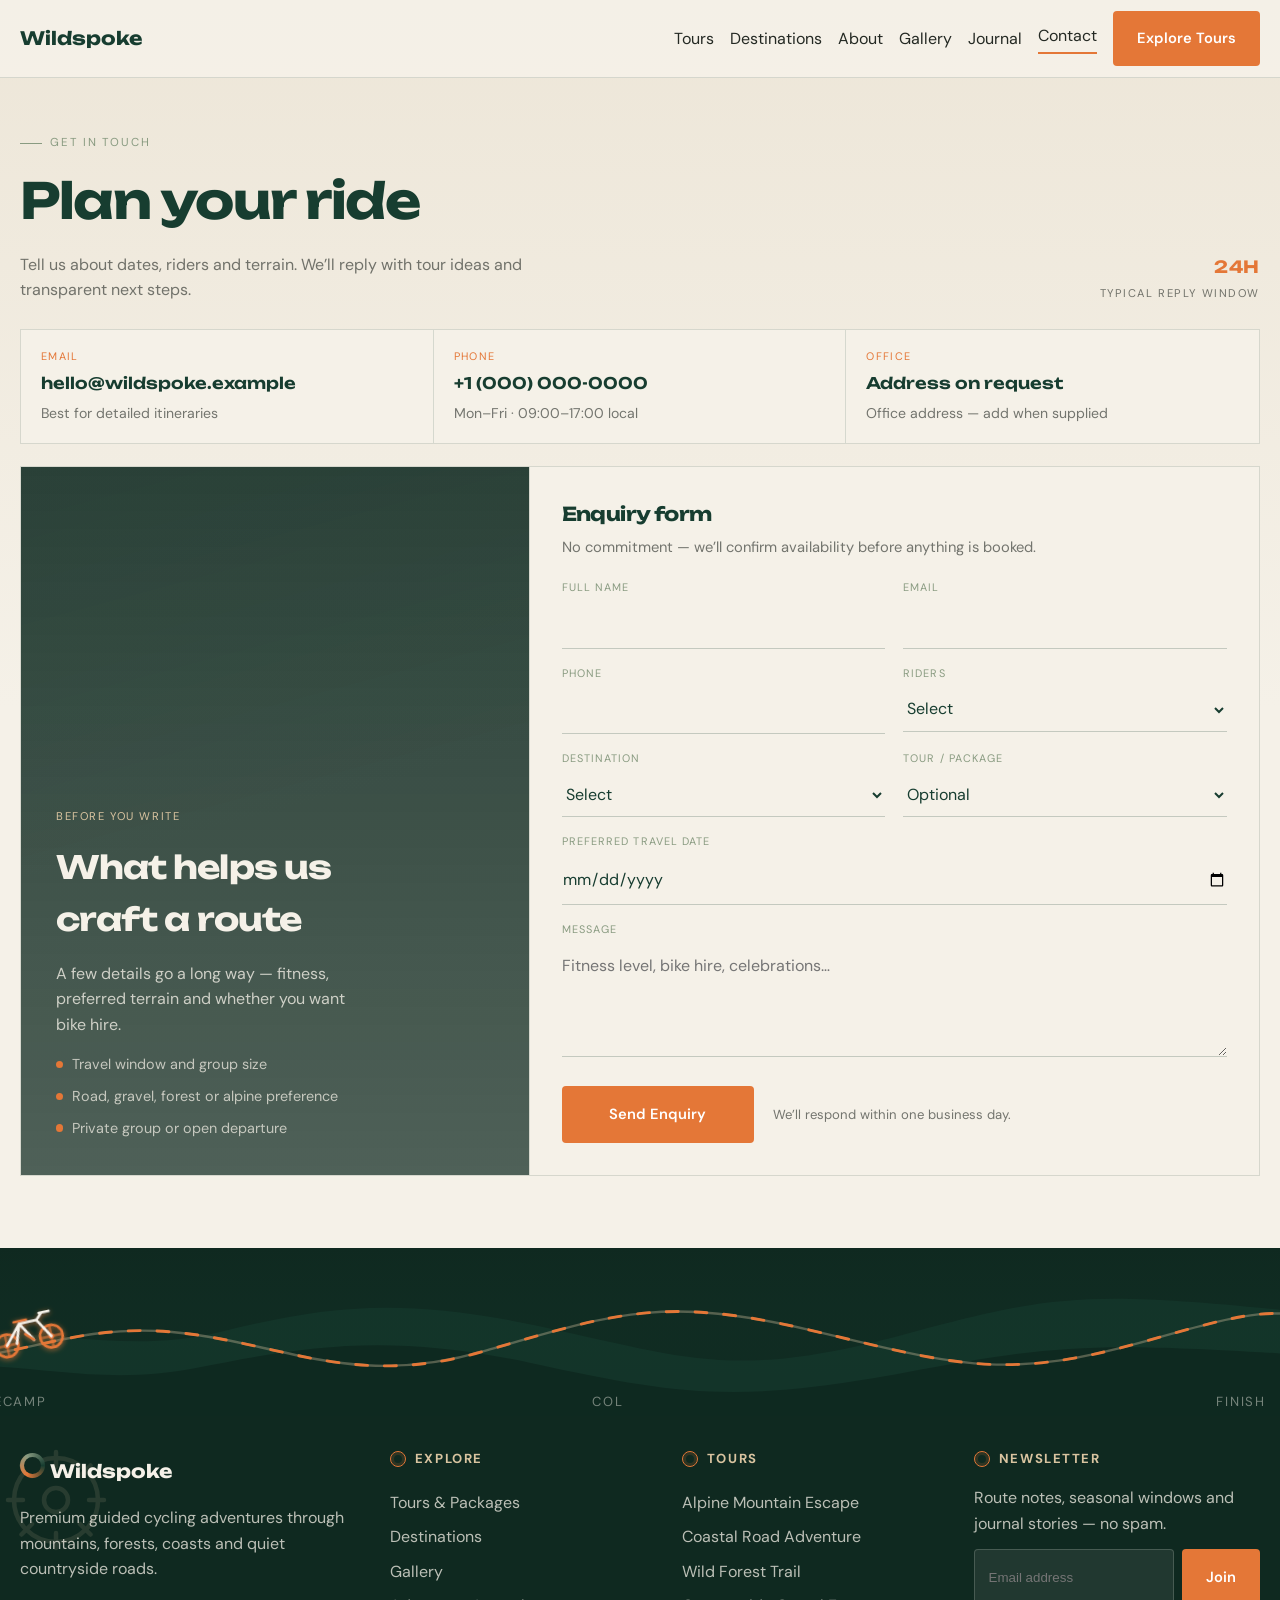
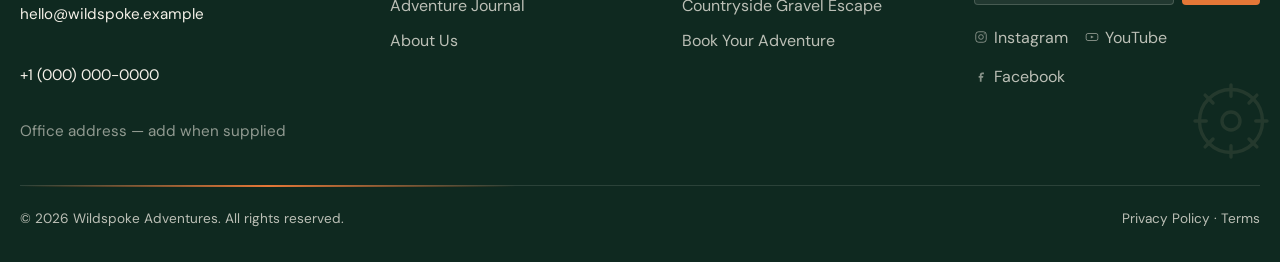
<file: contact.html>
<!DOCTYPE html>
<html lang="en">
<head>
  <meta charset="UTF-8" />
  <meta name="viewport" content="width=device-width, initial-scale=1.0" />
  <title>Contact — Wildspoke Adventures</title>
  <link href="https://fonts.googleapis.com/css2?family=DM+Sans:wght@400;500;600;700&family=Unbounded:wght@400;600;700&display=swap" rel="stylesheet" />
  <style>
    :root{
      --forest:#173D30;--forest-deep:#0F2920;--orange:#E47737;--orange-hot:#F08A4B;
      --cream:#F5F1E8;--cream-warm:#EDE6D8;--sand:#D9C4A0;--sage:#899B81;
      --muted:rgba(36,41,35,.62);--line:rgba(23,61,48,.14);
      --font-display:"Unbounded",sans-serif;--font-body:"DM Sans",sans-serif;
      --nav-h:78px;--max:1240px;--ease:cubic-bezier(.22,1,.36,1);--radius-sm:4px;
    }
    *{box-sizing:border-box;margin:0;padding:0}
    body{font-family:var(--font-body);background:linear-gradient(180deg,var(--cream-warm),var(--cream) 38%,var(--cream));line-height:1.6;color:#242923;overflow-x:hidden}
    a{text-decoration:none;color:inherit}
    img{max-width:100%;display:block}
    .container{width:min(100% - 2.5rem,var(--max));margin:auto}
    h1,h2,h3{font-family:var(--font-display);color:var(--forest);letter-spacing:-.03em}

    .site-header{position:fixed;inset:0 0 auto;z-index:99;height:var(--nav-h);background:rgba(245,241,232,.95);border-bottom:1px solid var(--line)}
    .nav-inner{display:flex;justify-content:space-between;align-items:center;height:100%;width:min(100% - 2.5rem,var(--max));margin:auto}
    .logo{font-family:var(--font-display);font-weight:700;color:var(--forest)}
    .nav-links{display:flex;gap:1rem;align-items:center}
    .nav-links a.active::after{content:"";display:block;height:2px;background:var(--orange);margin-top:.2rem}
    .btn{display:inline-flex;align-items:center;justify-content:center;padding:.85rem 1.2rem;border-radius:var(--radius-sm);font-weight:600;border:none;cursor:pointer;font:inherit}
    .btn-primary{background:var(--orange);color:#fff}
    .btn-primary:hover{background:var(--orange-hot)}
    .nav-cta{width:auto}
    .nav-toggle{display:none;border:0;background:transparent;width:40px;height:40px;position:relative}
    .nav-toggle span{position:absolute;left:8px;right:8px;height:2px;background:var(--forest)}
    .nav-toggle span:nth-child(1){top:12px}.nav-toggle span:nth-child(2){top:19px}.nav-toggle span:nth-child(3){top:26px}
    @media(max-width:960px){
      .nav-toggle{display:block}
      .nav-links{position:fixed;inset:var(--nav-h) 0 auto;flex-direction:column;background:var(--cream);padding:1rem;transform:translateY(-120%);transition:.35s}
      .nav-links.open{transform:none}
    }

    .contact-page{padding:calc(var(--nav-h) + 2.8rem) 0 4.5rem;position:relative}
    .contact-intro{display:flex;justify-content:space-between;align-items:end;gap:1.5rem;flex-wrap:wrap;margin-bottom:1.6rem}
    .contact-intro .eyebrow{font-size:.72rem;letter-spacing:.16em;text-transform:uppercase;color:var(--sage);display:inline-flex;align-items:center;gap:.55rem}
    .contact-intro .eyebrow::before{content:"";width:1.35rem;height:1px;background:currentColor}
    .contact-intro h1{font-size:clamp(2rem,4.2vw,3.1rem);margin-top:.55rem;max-width:12ch}
    .contact-intro p{color:var(--muted);max-width:36rem;margin-top:.7rem}
    .contact-intro-meta{font-size:.7rem;letter-spacing:.14em;text-transform:uppercase;color:var(--sage);text-align:right}
    .contact-intro-meta b{display:block;color:var(--orange);font-family:var(--font-display);font-size:1.05rem;letter-spacing:.04em;margin-bottom:.25rem}

    .contact-channels{
      display:grid;
      grid-template-columns:repeat(3,1fr);
      gap:0;
      border:1px solid var(--line);
      background:var(--cream);
      margin-bottom:1.4rem;
    }
    .channel{
      padding:1.15rem 1.25rem;
      border-right:1px solid var(--line);
      display:grid;
      gap:.35rem;
      min-width:0;
    }
    .channel:last-child{border-right:0}
    .channel span{font-size:.68rem;letter-spacing:.12em;text-transform:uppercase;color:var(--orange)}
    .channel a,.channel strong{font-family:var(--font-display);font-size:1rem;color:var(--forest);font-weight:600}
    .channel a:hover{color:var(--orange)}
    .channel p{margin:0;color:var(--muted);font-size:.88rem}

    .layout{
      display:grid;
      grid-template-columns:.82fr 1.18fr;
      gap:0;
      border:1px solid var(--line);
      background:var(--cream);
      overflow:hidden;
      min-height:min(70vh,640px);
    }
    .layout-side{
      padding:clamp(1.5rem,3vw,2.2rem);
      background:
        linear-gradient(165deg,rgba(23,61,48,.08),transparent 50%),
        linear-gradient(180deg,rgba(15,41,32,.88),rgba(15,41,32,.72)),
        url("https://images.unsplash.com/photo-1541625602330-2277a4c46182?auto=format&fit=crop&w=1200&q=80") center/cover;
      color:var(--cream);
      display:flex;
      flex-direction:column;
      justify-content:end;
      gap:1rem;
      position:relative;
      isolation:isolate;
    }
    .layout-side .side-kicker{font-size:.7rem;letter-spacing:.14em;text-transform:uppercase;color:var(--sand)}
    .layout-side h2{color:var(--cream);font-size:clamp(1.5rem,2.6vw,2rem);margin:0;max-width:12ch}
    .layout-side p{margin:0;color:rgba(245,241,232,.78);max-width:28ch}
    .side-list{margin:0;padding:0;list-style:none;display:grid;gap:.55rem;font-size:.9rem;color:rgba(245,241,232,.72)}
    .side-list li{display:flex;gap:.55rem;align-items:flex-start}
    .side-list li::before{content:"";width:.45rem;height:.45rem;margin-top:.45rem;border-radius:50%;background:var(--orange);flex:0 0 auto}

    .form-wrap{padding:clamp(1.4rem,3vw,2rem);background:var(--cream);border-left:1px solid var(--line)}
    .form-wrap h2{font-size:1.2rem;margin:0 0 .35rem}
    .form-lead{color:var(--muted);font-size:.92rem;margin:0 0 1.25rem}
    .form-grid{display:grid;grid-template-columns:1fr 1fr;gap:1rem 1.1rem}
    .form-grid .full{grid-column:1/-1}
    .field label{display:block;font-size:.68rem;text-transform:uppercase;letter-spacing:.1em;color:var(--sage);margin-bottom:.4rem}
    .field input,.field select,.field textarea{
      width:100%;
      padding:.55rem 0 .65rem;
      border:0;
      border-bottom:1px solid rgba(23,61,48,.22);
      border-radius:0;
      background:transparent;
      color:var(--forest);
      font:inherit;
      outline:none;
      transition:border-color .25s;
    }
    .field input:focus,.field select:focus,.field textarea:focus{border-bottom-color:var(--orange)}
    .field textarea{min-height:7rem;resize:vertical}
    .field select option{color:#242923}
    .form-actions{display:flex;flex-wrap:wrap;align-items:center;gap:.9rem 1.2rem;margin-top:.35rem}
    .form-actions .btn{min-width:12rem;padding:1rem 1.35rem}
    .form-note{font-size:.82rem;color:var(--muted);margin:0}
    .form-note.success{color:#2d6a3e}

    @media(max-width:960px){
      .contact-channels{grid-template-columns:1fr}
      .channel{border-right:0;border-bottom:1px solid var(--line)}
      .channel:last-child{border-bottom:0}
      .layout{grid-template-columns:1fr}
      .layout-side{min-height:16rem}
      .form-wrap{border-left:0;border-top:1px solid var(--line)}
      .contact-intro-meta{text-align:left}
    }
    @media(max-width:640px){
      .form-grid{grid-template-columns:1fr}
      .form-actions .btn{width:100%}
    }
  </style>
<link rel="stylesheet" href="assets/site-footer.css" />
</head>
<body>
  <header class="site-header"><div class="nav-inner"><a class="logo" href="index.html">Wildspoke</a><button class="nav-toggle" id="navToggle" aria-label="Menu"><span></span><span></span><span></span></button><nav class="nav-links" id="navLinks"><a href="tours.html">Tours</a><a href="destinations.html">Destinations</a><a href="about.html">About</a><a href="gallery.html">Gallery</a><a href="journal.html">Journal</a><a href="contact.html" class="active">Contact</a><a class="btn btn-primary nav-cta" href="tours.html">Explore Tours</a></nav></div></header>
  <main class="contact-page">
    <div class="container">
      <div class="contact-intro">
        <div>
          <p class="eyebrow">Get in touch</p>
          <h1>Plan your ride</h1>
          <p>Tell us about dates, riders and terrain. We’ll reply with tour ideas and transparent next steps.</p>
        </div>
        <p class="contact-intro-meta"><b>24h</b> Typical reply window</p>
      </div>

      <div class="contact-channels" aria-label="Contact channels">
        <div class="channel">
          <span>Email</span>
          <a href="mailto:hello@wildspoke.example">hello@wildspoke.example</a>
          <p>Best for detailed itineraries</p>
        </div>
        <div class="channel">
          <span>Phone</span>
          <a href="tel:+10000000000">+1 (000) 000-0000</a>
          <p>Mon–Fri · 09:00–17:00 local</p>
        </div>
        <div class="channel">
          <span>Office</span>
          <strong>Address on request</strong>
          <p>Office address — add when supplied</p>
        </div>
      </div>

      <div class="layout">
        <aside class="layout-side">
          <p class="side-kicker">Before you write</p>
          <h2>What helps us craft a route</h2>
          <p>A few details go a long way — fitness, preferred terrain and whether you want bike hire.</p>
          <ul class="side-list">
            <li>Travel window and group size</li>
            <li>Road, gravel, forest or alpine preference</li>
            <li>Private group or open departure</li>
          </ul>
        </aside>
        <div class="form-wrap">
          <h2>Enquiry form</h2>
          <p class="form-lead">No commitment — we’ll confirm availability before anything is booked.</p>
          <form id="contactForm" class="form-grid" novalidate>
            <div class="field"><label for="name">Full name</label><input id="name" name="name" required autocomplete="name" /></div>
            <div class="field"><label for="email">Email</label><input id="email" name="email" type="email" required autocomplete="email" /></div>
            <div class="field"><label for="phone">Phone</label><input id="phone" name="phone" type="tel" autocomplete="tel" /></div>
            <div class="field">
              <label for="riders">Riders</label>
              <select id="riders" name="riders" required>
                <option value="">Select</option>
                <option>1</option>
                <option>2</option>
                <option>3–5</option>
                <option>6+ private</option>
              </select>
            </div>
            <div class="field">
              <label for="dest">Destination</label>
              <select id="dest" name="destination" required>
                <option value="">Select</option>
                <option>The Alps</option>
                <option>Coastal Edges</option>
                <option>Deep Forests</option>
                <option>Countryside</option>
              </select>
            </div>
            <div class="field">
              <label for="tour">Tour / package</label>
              <select id="tour" name="tour">
                <option value="">Optional</option>
                <option>Alpine Mountain Escape</option>
                <option>Coastal Road Adventure</option>
                <option>Wild Forest Trail</option>
                <option>Countryside Gravel Escape</option>
                <option>Custom private</option>
              </select>
            </div>
            <div class="field full"><label for="date">Preferred travel date</label><input id="date" name="date" type="date" required /></div>
            <div class="field full"><label for="msg">Message</label><textarea id="msg" name="message" placeholder="Fitness level, bike hire, celebrations…"></textarea></div>
            <div class="field full form-actions">
              <button class="btn btn-primary" type="submit">Send Enquiry</button>
              <p class="form-note" id="formNote">We’ll respond within one business day.</p>
            </div>
          </form>
        </div>
      </div>
    </div>
  </main>
  <!-- 14. FOOTER — cycle theme + moving SVG -->
  <footer class="site-footer topo" aria-label="Site footer">
    <div class="footer-ride" aria-hidden="true">
      <svg viewBox="0 0 1200 140" preserveAspectRatio="xMidYMax slice">
        <defs>
          <linearGradient id="frSky" x1="0" y1="0" x2="0" y2="1">
            <stop offset="0%" stop-color="#173D30" stop-opacity="0"/>
            <stop offset="100%" stop-color="#0F2920" stop-opacity="0.55"/>
          </linearGradient>
          <filter id="frBikeGlow" x="-40%" y="-40%" width="180%" height="180%">
            <feDropShadow dx="0" dy="1" stdDeviation="2.2" flood-color="#E47737" flood-opacity="0.75"/>
          </filter>
          <path id="frRidePath" d="M-40 98 C80 98, 120 62, 210 70 S360 118, 470 86 S620 40, 740 68 S900 112, 1020 78 S1120 52, 1240 70"/>
        </defs>
        <rect class="fr-sky" width="1200" height="140"/>
        <path class="fr-hill-back" d="M0 140 V78 C90 58, 160 92, 250 70 S400 40, 520 66 S680 110, 820 72 S980 36, 1200 58 V140 Z"/>
        <path class="fr-hill-front" d="M0 140 V102 C70 88, 140 118, 230 100 S390 70, 510 96 S680 130, 820 104 S980 78, 1200 92 V140 Z"/>
        <use href="#frRidePath" class="fr-route"/>
        <use href="#frRidePath" class="fr-route-live"/>
        <text class="fr-mile" x="36" y="132">Basecamp</text>
        <text class="fr-mile" x="560" y="132">Col</text>
        <text class="fr-mile" x="1080" y="132">Finish</text>
        <g class="fr-bike" filter="url(#frBikeGlow)">
          <g transform="translate(-32 -34) scale(1.05)">
            <g class="fr-wheel-spin">
              <circle class="bike-stroke" cx="14" cy="28" r="9"/>
              <circle class="bike-hub" cx="14" cy="28" r="2.2"/>
              <path class="bike-stroke" d="M14 19 V37 M5 28 H23" opacity="0.6"/>
            </g>
            <g class="fr-wheel-spin">
              <circle class="bike-stroke" cx="50" cy="28" r="9"/>
              <circle class="bike-hub" cx="50" cy="28" r="2.2"/>
              <path class="bike-stroke" d="M50 19 V37 M41 28 H59" opacity="0.6"/>
            </g>
            <path class="bike-frame" d="M14 28 L27 13 H41 L50 28 M27 13 L22 28 M27 13 L36 28"/>
            <path class="bike-stroke" d="M23 11 H33"/>
            <path class="bike-frame" d="M41 13 L46 8 M44 8 H52"/>
            <path class="bike-stroke" d="M36 28 L30 22"/>
          </g>
          <animateMotion dur="14s" repeatCount="indefinite" rotate="auto">
            <mpath href="#frRidePath"/>
          </animateMotion>
        </g>
      </svg>
    </div>

    <div class="container footer-body">
      <svg class="footer-sprocket footer-sprocket--left" viewBox="0 0 80 80" aria-hidden="true">
        <circle cx="40" cy="40" r="28" fill="none" stroke="currentColor" stroke-width="3"/>
        <circle cx="40" cy="40" r="8" fill="none" stroke="currentColor" stroke-width="3"/>
        <g stroke="currentColor" stroke-width="3" stroke-linecap="round">
          <path d="M40 8 V18 M40 62 V72 M8 40 H18 M62 40 H72"/>
          <path d="M17 17 L24 24 M56 56 L63 63 M63 17 L56 24 M24 56 L17 63"/>
        </g>
      </svg>
      <svg class="footer-sprocket footer-sprocket--right" viewBox="0 0 80 80" aria-hidden="true">
        <circle cx="40" cy="40" r="28" fill="none" stroke="currentColor" stroke-width="3"/>
        <circle cx="40" cy="40" r="8" fill="none" stroke="currentColor" stroke-width="3"/>
        <g stroke="currentColor" stroke-width="3" stroke-linecap="round">
          <path d="M40 8 V18 M40 62 V72 M8 40 H18 M62 40 H72"/>
          <path d="M17 17 L24 24 M56 56 L63 63 M63 17 L56 24 M24 56 L17 63"/>
        </g>
      </svg>

      <div class="footer-grid">
        <div>
          <a class="logo" href="index.html"><span class="logo-mark" aria-hidden="true"></span> Wildspoke</a>
          <p class="footer-brand-note">Premium guided cycling adventures through mountains, forests, coasts and quiet countryside roads.</p>
          <p class="footer-contact">
            <a href="mailto:hello@wildspoke.example">hello@wildspoke.example</a><br />
            <a href="tel:+10000000000">+1 (000) 000-0000</a><br />
            <span style="opacity:0.75">Office address — add when supplied</span>
          </p>
        </div>
        <div>
          <h4>Explore</h4>
          <a href="tours.html">Tours &amp; Packages</a>
          <a href="destinations.html">Destinations</a>
          <a href="gallery.html">Gallery</a>
          <a href="journal.html">Adventure Journal</a>
          <a href="about.html">About Us</a>
        </div>
        <div>
          <h4>Tours</h4>
          <a href="tour-alpine.html">Alpine Mountain Escape</a>
          <a href="tour-coastal.html">Coastal Road Adventure</a>
          <a href="tour-forest.html">Wild Forest Trail</a>
          <a href="tour-gravel.html">Countryside Gravel Escape</a>
          <a href="contact.html">Book Your Adventure</a>
        </div>
        <div>
          <h4>Newsletter</h4>
          <p>Route notes, seasonal windows and journal stories — no spam.</p>
          <form class="newsletter" id="newsletterForm">
            <label class="sr-only" for="newsEmail">Email</label>
            <input id="newsEmail" type="email" placeholder="Email address" required />
            <button class="btn btn-primary" type="submit">Join</button>
          </form>
          <div class="footer-socials">
            <a href="#" aria-label="Instagram">
              <svg viewBox="0 0 24 24" fill="none" aria-hidden="true"><rect x="3" y="3" width="18" height="18" rx="5" stroke="currentColor" stroke-width="1.6"/><circle cx="12" cy="12" r="4" stroke="currentColor" stroke-width="1.6"/><circle cx="17.5" cy="6.5" r="1" fill="currentColor"/></svg>
              Instagram
            </a>
            <a href="#" aria-label="YouTube">
              <svg viewBox="0 0 24 24" fill="none" aria-hidden="true"><rect x="2" y="6" width="20" height="12" rx="3" stroke="currentColor" stroke-width="1.6"/><path d="M10 9.5v5l5-2.5-5-2.5Z" fill="currentColor"/></svg>
              YouTube
            </a>
            <a href="#" aria-label="Facebook">
              <svg viewBox="0 0 24 24" fill="none" aria-hidden="true"><path d="M14 9h3V6h-3c-2.2 0-4 1.8-4 4v2H8v3h2v7h3v-7h2.5l.5-3H13v-1.5c0-.3.2-.5.5-.5Z" fill="currentColor"/></svg>
              Facebook
            </a>
          </div>
        </div>
      </div>

      <div class="footer-bottom">
        <div class="footer-bottom-route" aria-hidden="true"><span></span></div>
        <span>© <span id="year"></span> Wildspoke Adventures. All rights reserved.</span>
        <span><a href="privacy.html">Privacy Policy</a> · <a href="terms.html">Terms</a></span>
      </div>
    </div>
  </footer>
  <script>(function(){document.getElementById("navToggle").onclick=()=>document.getElementById("navLinks").classList.toggle("open");document.getElementById("year").textContent=new Date().getFullYear();document.getElementById("contactForm").onsubmit=e=>{e.preventDefault();const f=e.target;if(!f.checkValidity()){f.reportValidity();return}const n=document.getElementById("formNote");n.textContent="Thank you — your enquiry is ready to send. Connect this form to email or your CRM.";n.classList.add("success");f.reset()}})();</script>

<script>
(function(){
  const y = document.getElementById('year');
  if (y) y.textContent = new Date().getFullYear();
  const news = document.getElementById('newsletterForm');
  if (news && !news.dataset.bound) {
    news.dataset.bound = '1';
    news.addEventListener('submit', function(e){
      e.preventDefault();
      alert('Thanks for joining the Wildspoke list. Hook this up to your newsletter provider when ready.');
      news.reset();
    });
  }
})();
</script>

</body>
</html>
</file>
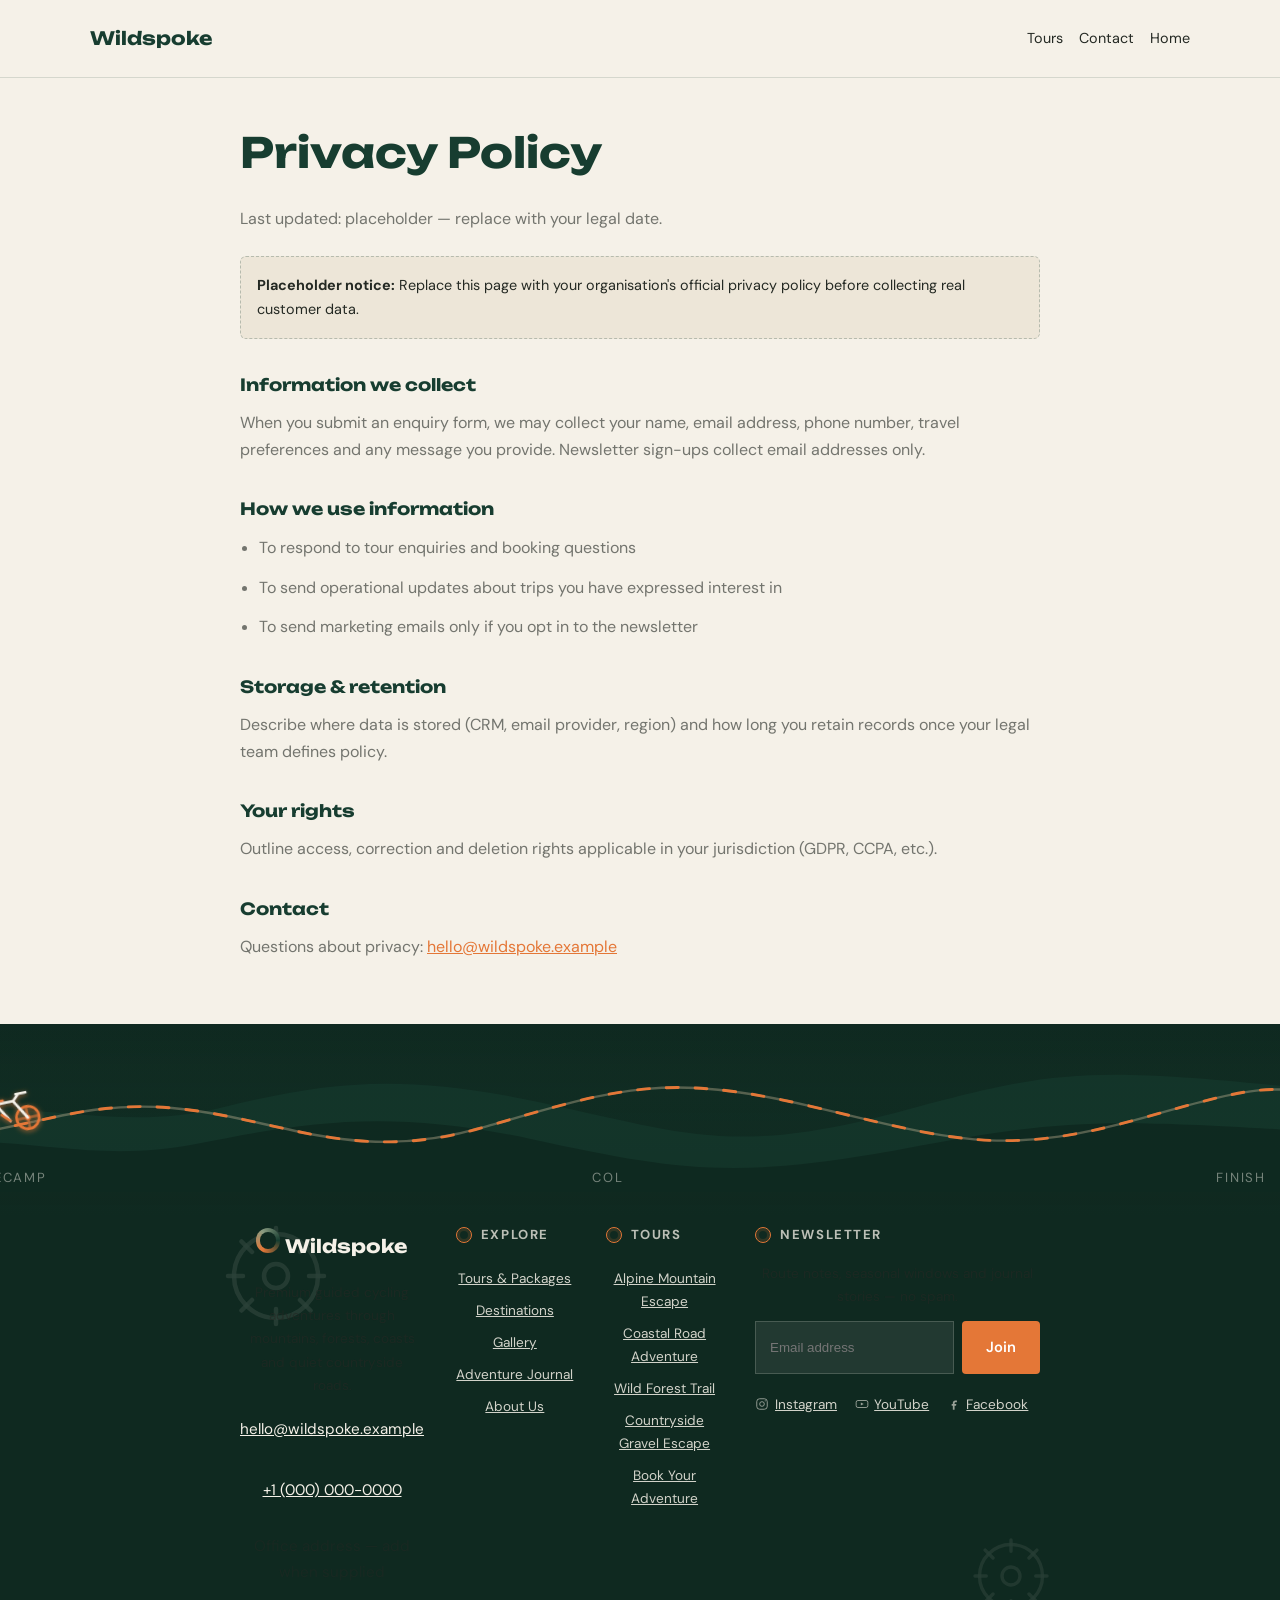
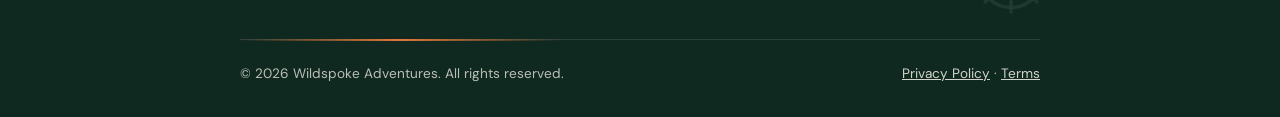
<file: privacy.html>
<!DOCTYPE html>
<html lang="en">
<head>
  <meta charset="UTF-8" />
  <meta name="viewport" content="width=device-width, initial-scale=1.0" />
  <title>Privacy Policy — Wildspoke</title>
  <link href="https://fonts.googleapis.com/css2?family=DM+Sans:wght@400;600&family=Unbounded:wght@600&display=swap" rel="stylesheet" />
  <style>
    :root{--forest:#173D30;--forest-deep:#0F2920;--orange:#E47737;--cream:#F5F1E8;--muted:rgba(36,41,35,.62);--line:rgba(23,61,48,.14);--font-display:"Unbounded",sans-serif;--font-body:"DM Sans",sans-serif;--nav-h:78px;--max:800px}
    *{box-sizing:border-box;margin:0;padding:0}body{font-family:var(--font-body);background:var(--cream);color:#242923;line-height:1.7}a{color:var(--orange)}
    .site-header{position:fixed;inset:0 0 auto;height:var(--nav-h);background:rgba(245,241,232,.95);border-bottom:1px solid var(--line);z-index:10}
    .nav-inner{display:flex;justify-content:space-between;align-items:center;height:100%;width:min(100% - 2.5rem,1100px);margin:auto}.logo{font-family:var(--font-display);font-weight:700;color:var(--forest);text-decoration:none}
    .nav-links{display:flex;gap:1rem;font-size:.9rem}.nav-links a{text-decoration:none;color:#242923}
    .nav-toggle{display:none;border:0;background:transparent;width:40px;height:40px;position:relative}.nav-toggle span{position:absolute;left:8px;right:8px;height:2px;background:var(--forest)}.nav-toggle span:nth-child(1){top:12px}.nav-toggle span:nth-child(2){top:19px}.nav-toggle span:nth-child(3){top:26px}
    @media(max-width:900px){.nav-toggle{display:block}.nav-links{position:fixed;inset:var(--nav-h) 0 auto;flex-direction:column;background:var(--cream);padding:1rem;transform:translateY(-120%);transition:.35s}.nav-links.open{transform:none}}
    main{width:min(100% - 2.5rem,var(--max));margin:calc(var(--nav-h) + 2.5rem) auto 4rem}
    h1{font-family:var(--font-display);color:var(--forest);font-size:clamp(1.8rem,4vw,2.6rem);margin-bottom:1rem}
    h2{font-family:var(--font-display);font-size:1.05rem;margin:2rem 0 .6rem;color:var(--forest)}
    p,li{color:var(--muted);margin-bottom:.8rem}ul{padding-left:1.2rem;margin-bottom:1rem}
    .placeholder{background:#EDE6D8;border:1px dashed rgba(23,61,48,.25);padding:1rem;border-radius:6px;font-size:.9rem;margin:1.5rem 0}
    .site-footer{background:var(--forest-deep);color:rgba(245,241,232,.75);padding:2rem 0;text-align:center;font-size:.85rem}.site-footer a{color:rgba(245,241,232,.85)}
  </style>
<link rel="stylesheet" href="assets/site-footer.css" />
</head>
<body>
  <header class="site-header"><div class="nav-inner"><a class="logo" href="index.html">Wildspoke</a><button class="nav-toggle" id="navToggle"><span></span><span></span><span></span></button><nav class="nav-links" id="navLinks"><a href="tours.html">Tours</a><a href="contact.html">Contact</a><a href="index.html">Home</a></nav></div></header>
  <main>
    <h1>Privacy Policy</h1>
    <p>Last updated: placeholder — replace with your legal date.</p>
    <div class="placeholder"><strong>Placeholder notice:</strong> Replace this page with your organisation's official privacy policy before collecting real customer data.</div>
    <h2>Information we collect</h2>
    <p>When you submit an enquiry form, we may collect your name, email address, phone number, travel preferences and any message you provide. Newsletter sign-ups collect email addresses only.</p>
    <h2>How we use information</h2>
    <ul><li>To respond to tour enquiries and booking questions</li><li>To send operational updates about trips you have expressed interest in</li><li>To send marketing emails only if you opt in to the newsletter</li></ul>
    <h2>Storage &amp; retention</h2>
    <p>Describe where data is stored (CRM, email provider, region) and how long you retain records once your legal team defines policy.</p>
    <h2>Your rights</h2>
    <p>Outline access, correction and deletion rights applicable in your jurisdiction (GDPR, CCPA, etc.).</p>
    <h2>Contact</h2>
    <p>Questions about privacy: <a href="mailto:hello@wildspoke.example">hello@wildspoke.example</a></p>
  </main>
  <!-- 14. FOOTER — cycle theme + moving SVG -->
  <footer class="site-footer topo" aria-label="Site footer">
    <div class="footer-ride" aria-hidden="true">
      <svg viewBox="0 0 1200 140" preserveAspectRatio="xMidYMax slice">
        <defs>
          <linearGradient id="frSky" x1="0" y1="0" x2="0" y2="1">
            <stop offset="0%" stop-color="#173D30" stop-opacity="0"/>
            <stop offset="100%" stop-color="#0F2920" stop-opacity="0.55"/>
          </linearGradient>
          <filter id="frBikeGlow" x="-40%" y="-40%" width="180%" height="180%">
            <feDropShadow dx="0" dy="1" stdDeviation="2.2" flood-color="#E47737" flood-opacity="0.75"/>
          </filter>
          <path id="frRidePath" d="M-40 98 C80 98, 120 62, 210 70 S360 118, 470 86 S620 40, 740 68 S900 112, 1020 78 S1120 52, 1240 70"/>
        </defs>
        <rect class="fr-sky" width="1200" height="140"/>
        <path class="fr-hill-back" d="M0 140 V78 C90 58, 160 92, 250 70 S400 40, 520 66 S680 110, 820 72 S980 36, 1200 58 V140 Z"/>
        <path class="fr-hill-front" d="M0 140 V102 C70 88, 140 118, 230 100 S390 70, 510 96 S680 130, 820 104 S980 78, 1200 92 V140 Z"/>
        <use href="#frRidePath" class="fr-route"/>
        <use href="#frRidePath" class="fr-route-live"/>
        <text class="fr-mile" x="36" y="132">Basecamp</text>
        <text class="fr-mile" x="560" y="132">Col</text>
        <text class="fr-mile" x="1080" y="132">Finish</text>
        <g class="fr-bike" filter="url(#frBikeGlow)">
          <g transform="translate(-32 -34) scale(1.05)">
            <g class="fr-wheel-spin">
              <circle class="bike-stroke" cx="14" cy="28" r="9"/>
              <circle class="bike-hub" cx="14" cy="28" r="2.2"/>
              <path class="bike-stroke" d="M14 19 V37 M5 28 H23" opacity="0.6"/>
            </g>
            <g class="fr-wheel-spin">
              <circle class="bike-stroke" cx="50" cy="28" r="9"/>
              <circle class="bike-hub" cx="50" cy="28" r="2.2"/>
              <path class="bike-stroke" d="M50 19 V37 M41 28 H59" opacity="0.6"/>
            </g>
            <path class="bike-frame" d="M14 28 L27 13 H41 L50 28 M27 13 L22 28 M27 13 L36 28"/>
            <path class="bike-stroke" d="M23 11 H33"/>
            <path class="bike-frame" d="M41 13 L46 8 M44 8 H52"/>
            <path class="bike-stroke" d="M36 28 L30 22"/>
          </g>
          <animateMotion dur="14s" repeatCount="indefinite" rotate="auto">
            <mpath href="#frRidePath"/>
          </animateMotion>
        </g>
      </svg>
    </div>

    <div class="container footer-body">
      <svg class="footer-sprocket footer-sprocket--left" viewBox="0 0 80 80" aria-hidden="true">
        <circle cx="40" cy="40" r="28" fill="none" stroke="currentColor" stroke-width="3"/>
        <circle cx="40" cy="40" r="8" fill="none" stroke="currentColor" stroke-width="3"/>
        <g stroke="currentColor" stroke-width="3" stroke-linecap="round">
          <path d="M40 8 V18 M40 62 V72 M8 40 H18 M62 40 H72"/>
          <path d="M17 17 L24 24 M56 56 L63 63 M63 17 L56 24 M24 56 L17 63"/>
        </g>
      </svg>
      <svg class="footer-sprocket footer-sprocket--right" viewBox="0 0 80 80" aria-hidden="true">
        <circle cx="40" cy="40" r="28" fill="none" stroke="currentColor" stroke-width="3"/>
        <circle cx="40" cy="40" r="8" fill="none" stroke="currentColor" stroke-width="3"/>
        <g stroke="currentColor" stroke-width="3" stroke-linecap="round">
          <path d="M40 8 V18 M40 62 V72 M8 40 H18 M62 40 H72"/>
          <path d="M17 17 L24 24 M56 56 L63 63 M63 17 L56 24 M24 56 L17 63"/>
        </g>
      </svg>

      <div class="footer-grid">
        <div>
          <a class="logo" href="index.html"><span class="logo-mark" aria-hidden="true"></span> Wildspoke</a>
          <p class="footer-brand-note">Premium guided cycling adventures through mountains, forests, coasts and quiet countryside roads.</p>
          <p class="footer-contact">
            <a href="mailto:hello@wildspoke.example">hello@wildspoke.example</a><br />
            <a href="tel:+10000000000">+1 (000) 000-0000</a><br />
            <span style="opacity:0.75">Office address — add when supplied</span>
          </p>
        </div>
        <div>
          <h4>Explore</h4>
          <a href="tours.html">Tours &amp; Packages</a>
          <a href="destinations.html">Destinations</a>
          <a href="gallery.html">Gallery</a>
          <a href="journal.html">Adventure Journal</a>
          <a href="about.html">About Us</a>
        </div>
        <div>
          <h4>Tours</h4>
          <a href="tour-alpine.html">Alpine Mountain Escape</a>
          <a href="tour-coastal.html">Coastal Road Adventure</a>
          <a href="tour-forest.html">Wild Forest Trail</a>
          <a href="tour-gravel.html">Countryside Gravel Escape</a>
          <a href="contact.html">Book Your Adventure</a>
        </div>
        <div>
          <h4>Newsletter</h4>
          <p>Route notes, seasonal windows and journal stories — no spam.</p>
          <form class="newsletter" id="newsletterForm">
            <label class="sr-only" for="newsEmail">Email</label>
            <input id="newsEmail" type="email" placeholder="Email address" required />
            <button class="btn btn-primary" type="submit">Join</button>
          </form>
          <div class="footer-socials">
            <a href="#" aria-label="Instagram">
              <svg viewBox="0 0 24 24" fill="none" aria-hidden="true"><rect x="3" y="3" width="18" height="18" rx="5" stroke="currentColor" stroke-width="1.6"/><circle cx="12" cy="12" r="4" stroke="currentColor" stroke-width="1.6"/><circle cx="17.5" cy="6.5" r="1" fill="currentColor"/></svg>
              Instagram
            </a>
            <a href="#" aria-label="YouTube">
              <svg viewBox="0 0 24 24" fill="none" aria-hidden="true"><rect x="2" y="6" width="20" height="12" rx="3" stroke="currentColor" stroke-width="1.6"/><path d="M10 9.5v5l5-2.5-5-2.5Z" fill="currentColor"/></svg>
              YouTube
            </a>
            <a href="#" aria-label="Facebook">
              <svg viewBox="0 0 24 24" fill="none" aria-hidden="true"><path d="M14 9h3V6h-3c-2.2 0-4 1.8-4 4v2H8v3h2v7h3v-7h2.5l.5-3H13v-1.5c0-.3.2-.5.5-.5Z" fill="currentColor"/></svg>
              Facebook
            </a>
          </div>
        </div>
      </div>

      <div class="footer-bottom">
        <div class="footer-bottom-route" aria-hidden="true"><span></span></div>
        <span>© <span id="year"></span> Wildspoke Adventures. All rights reserved.</span>
        <span><a href="privacy.html">Privacy Policy</a> · <a href="terms.html">Terms</a></span>
      </div>
    </div>
  </footer>
  <script>(function(){document.getElementById("navToggle").onclick=()=>document.getElementById("navLinks").classList.toggle("open");document.getElementById("year").textContent=new Date().getFullYear()})();</script>

<script>
(function(){
  const y = document.getElementById('year');
  if (y) y.textContent = new Date().getFullYear();
  const news = document.getElementById('newsletterForm');
  if (news && !news.dataset.bound) {
    news.dataset.bound = '1';
    news.addEventListener('submit', function(e){
      e.preventDefault();
      alert('Thanks for joining the Wildspoke list. Hook this up to your newsletter provider when ready.');
      news.reset();
    });
  }
})();
</script>

</body>
</html>
</file>
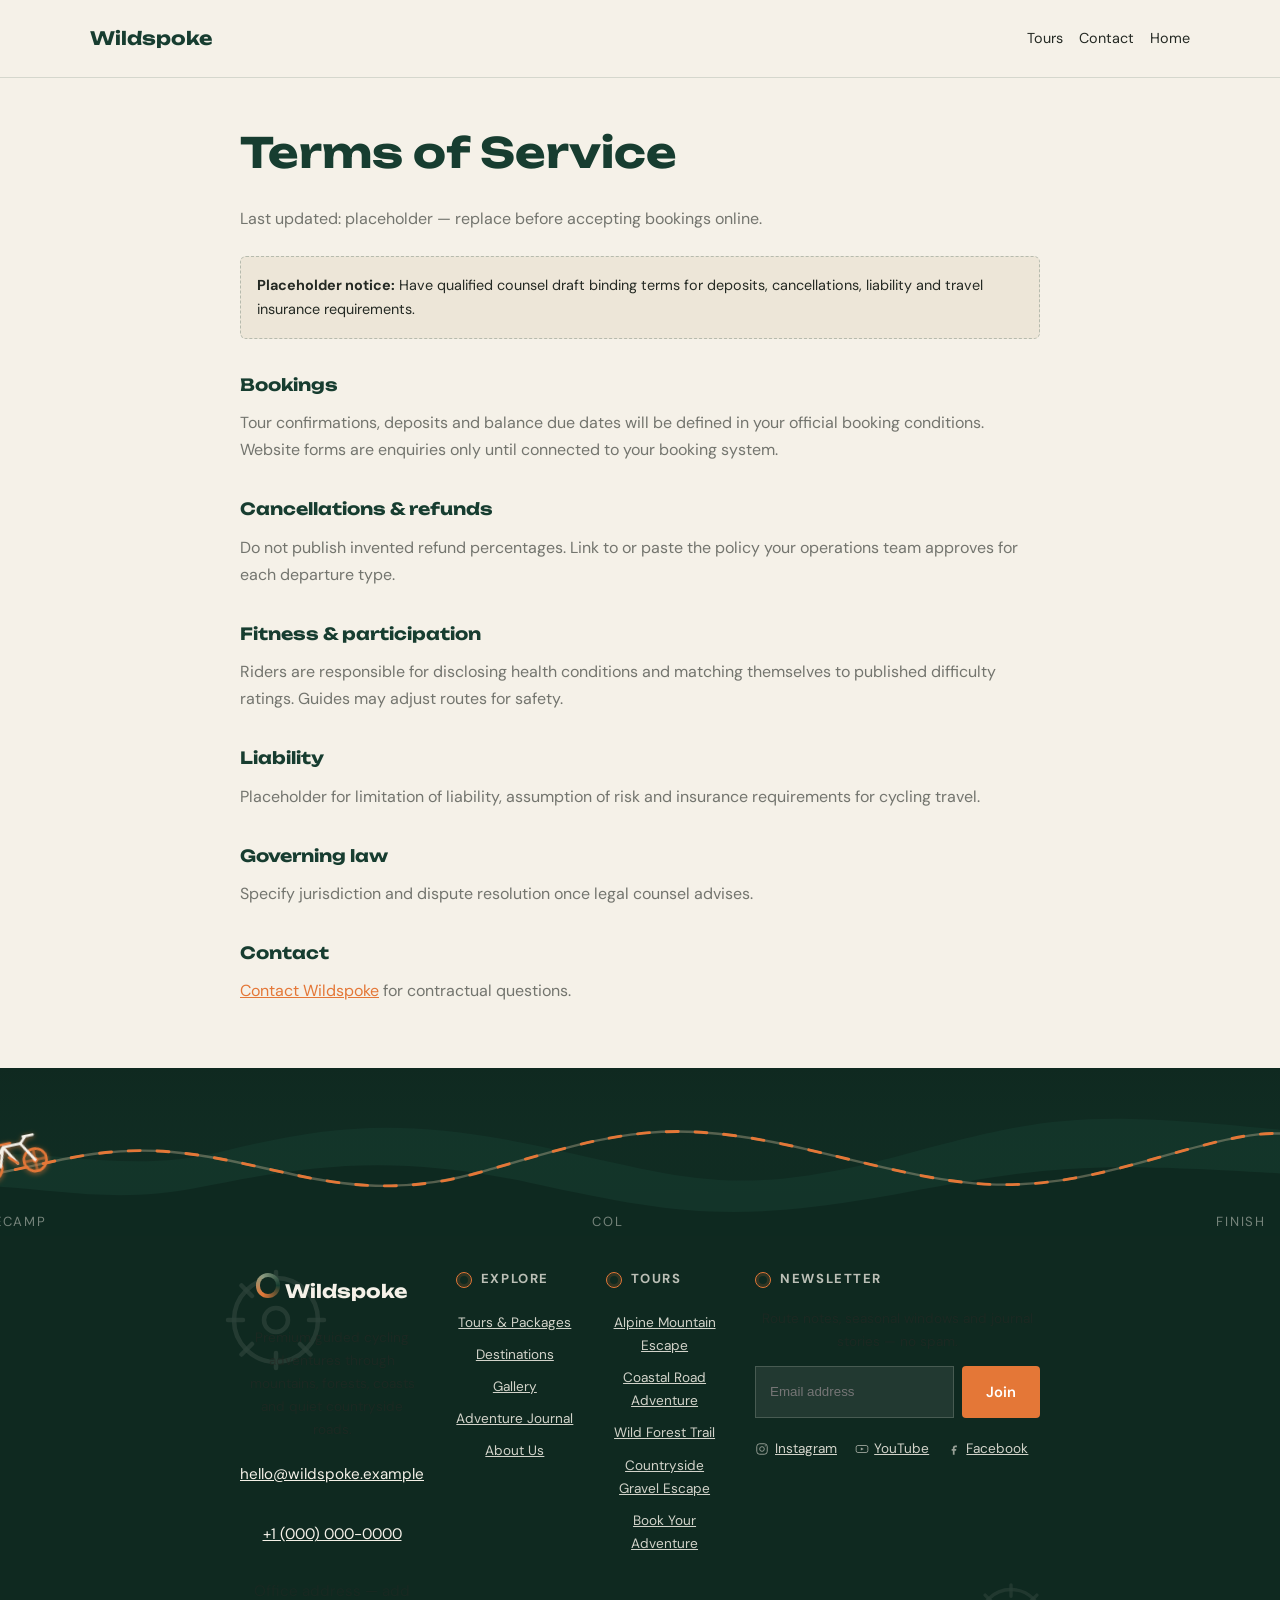
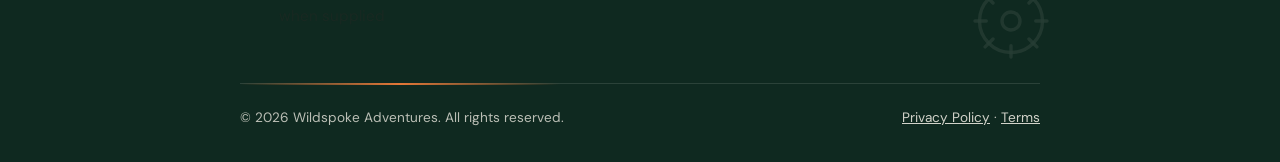
<file: terms.html>
<!DOCTYPE html>
<html lang="en">
<head>
  <meta charset="UTF-8" />
  <meta name="viewport" content="width=device-width, initial-scale=1.0" />
  <title>Terms — Wildspoke</title>
  <link href="https://fonts.googleapis.com/css2?family=DM+Sans:wght@400;600&family=Unbounded:wght@600&display=swap" rel="stylesheet" />
  <style>
    :root{--forest:#173D30;--forest-deep:#0F2920;--orange:#E47737;--cream:#F5F1E8;--muted:rgba(36,41,35,.62);--line:rgba(23,61,48,.14);--font-display:"Unbounded",sans-serif;--font-body:"DM Sans",sans-serif;--nav-h:78px;--max:800px}
    *{box-sizing:border-box;margin:0;padding:0}body{font-family:var(--font-body);background:var(--cream);color:#242923;line-height:1.7}a{color:var(--orange)}
    .site-header{position:fixed;inset:0 0 auto;height:var(--nav-h);background:rgba(245,241,232,.95);border-bottom:1px solid var(--line);z-index:10}
    .nav-inner{display:flex;justify-content:space-between;align-items:center;height:100%;width:min(100% - 2.5rem,1100px);margin:auto}.logo{font-family:var(--font-display);font-weight:700;color:var(--forest);text-decoration:none}
    .nav-links{display:flex;gap:1rem;font-size:.9rem}.nav-links a{text-decoration:none;color:#242923}
    .nav-toggle{display:none;border:0;background:transparent;width:40px;height:40px;position:relative}.nav-toggle span{position:absolute;left:8px;right:8px;height:2px;background:var(--forest)}.nav-toggle span:nth-child(1){top:12px}.nav-toggle span:nth-child(2){top:19px}.nav-toggle span:nth-child(3){top:26px}
    @media(max-width:900px){.nav-toggle{display:block}.nav-links{position:fixed;inset:var(--nav-h) 0 auto;flex-direction:column;background:var(--cream);padding:1rem;transform:translateY(-120%);transition:.35s}.nav-links.open{transform:none}}
    main{width:min(100% - 2.5rem,var(--max));margin:calc(var(--nav-h) + 2.5rem) auto 4rem}
    h1{font-family:var(--font-display);color:var(--forest);font-size:clamp(1.8rem,4vw,2.6rem);margin-bottom:1rem}
    h2{font-family:var(--font-display);font-size:1.05rem;margin:2rem 0 .6rem;color:var(--forest)}
    p,li{color:var(--muted);margin-bottom:.8rem}ul{padding-left:1.2rem}
    .placeholder{background:#EDE6D8;border:1px dashed rgba(23,61,48,.25);padding:1rem;border-radius:6px;font-size:.9rem;margin:1.5rem 0}
    .site-footer{background:var(--forest-deep);color:rgba(245,241,232,.75);padding:2rem 0;text-align:center;font-size:.85rem}.site-footer a{color:rgba(245,241,232,.85)}
  </style>
<link rel="stylesheet" href="assets/site-footer.css" />
</head>
<body>
  <header class="site-header"><div class="nav-inner"><a class="logo" href="index.html">Wildspoke</a><button class="nav-toggle" id="navToggle"><span></span><span></span><span></span></button><nav class="nav-links" id="navLinks"><a href="tours.html">Tours</a><a href="contact.html">Contact</a><a href="index.html">Home</a></nav></div></header>
  <main>
    <h1>Terms of Service</h1>
    <p>Last updated: placeholder — replace before accepting bookings online.</p>
    <div class="placeholder"><strong>Placeholder notice:</strong> Have qualified counsel draft binding terms for deposits, cancellations, liability and travel insurance requirements.</div>
    <h2>Bookings</h2>
    <p>Tour confirmations, deposits and balance due dates will be defined in your official booking conditions. Website forms are enquiries only until connected to your booking system.</p>
    <h2>Cancellations &amp; refunds</h2>
    <p>Do not publish invented refund percentages. Link to or paste the policy your operations team approves for each departure type.</p>
    <h2>Fitness &amp; participation</h2>
    <p>Riders are responsible for disclosing health conditions and matching themselves to published difficulty ratings. Guides may adjust routes for safety.</p>
    <h2>Liability</h2>
    <p>Placeholder for limitation of liability, assumption of risk and insurance requirements for cycling travel.</p>
    <h2>Governing law</h2>
    <p>Specify jurisdiction and dispute resolution once legal counsel advises.</p>
    <h2>Contact</h2>
    <p><a href="contact.html">Contact Wildspoke</a> for contractual questions.</p>
  </main>
  <!-- 14. FOOTER — cycle theme + moving SVG -->
  <footer class="site-footer topo" aria-label="Site footer">
    <div class="footer-ride" aria-hidden="true">
      <svg viewBox="0 0 1200 140" preserveAspectRatio="xMidYMax slice">
        <defs>
          <linearGradient id="frSky" x1="0" y1="0" x2="0" y2="1">
            <stop offset="0%" stop-color="#173D30" stop-opacity="0"/>
            <stop offset="100%" stop-color="#0F2920" stop-opacity="0.55"/>
          </linearGradient>
          <filter id="frBikeGlow" x="-40%" y="-40%" width="180%" height="180%">
            <feDropShadow dx="0" dy="1" stdDeviation="2.2" flood-color="#E47737" flood-opacity="0.75"/>
          </filter>
          <path id="frRidePath" d="M-40 98 C80 98, 120 62, 210 70 S360 118, 470 86 S620 40, 740 68 S900 112, 1020 78 S1120 52, 1240 70"/>
        </defs>
        <rect class="fr-sky" width="1200" height="140"/>
        <path class="fr-hill-back" d="M0 140 V78 C90 58, 160 92, 250 70 S400 40, 520 66 S680 110, 820 72 S980 36, 1200 58 V140 Z"/>
        <path class="fr-hill-front" d="M0 140 V102 C70 88, 140 118, 230 100 S390 70, 510 96 S680 130, 820 104 S980 78, 1200 92 V140 Z"/>
        <use href="#frRidePath" class="fr-route"/>
        <use href="#frRidePath" class="fr-route-live"/>
        <text class="fr-mile" x="36" y="132">Basecamp</text>
        <text class="fr-mile" x="560" y="132">Col</text>
        <text class="fr-mile" x="1080" y="132">Finish</text>
        <g class="fr-bike" filter="url(#frBikeGlow)">
          <g transform="translate(-32 -34) scale(1.05)">
            <g class="fr-wheel-spin">
              <circle class="bike-stroke" cx="14" cy="28" r="9"/>
              <circle class="bike-hub" cx="14" cy="28" r="2.2"/>
              <path class="bike-stroke" d="M14 19 V37 M5 28 H23" opacity="0.6"/>
            </g>
            <g class="fr-wheel-spin">
              <circle class="bike-stroke" cx="50" cy="28" r="9"/>
              <circle class="bike-hub" cx="50" cy="28" r="2.2"/>
              <path class="bike-stroke" d="M50 19 V37 M41 28 H59" opacity="0.6"/>
            </g>
            <path class="bike-frame" d="M14 28 L27 13 H41 L50 28 M27 13 L22 28 M27 13 L36 28"/>
            <path class="bike-stroke" d="M23 11 H33"/>
            <path class="bike-frame" d="M41 13 L46 8 M44 8 H52"/>
            <path class="bike-stroke" d="M36 28 L30 22"/>
          </g>
          <animateMotion dur="14s" repeatCount="indefinite" rotate="auto">
            <mpath href="#frRidePath"/>
          </animateMotion>
        </g>
      </svg>
    </div>

    <div class="container footer-body">
      <svg class="footer-sprocket footer-sprocket--left" viewBox="0 0 80 80" aria-hidden="true">
        <circle cx="40" cy="40" r="28" fill="none" stroke="currentColor" stroke-width="3"/>
        <circle cx="40" cy="40" r="8" fill="none" stroke="currentColor" stroke-width="3"/>
        <g stroke="currentColor" stroke-width="3" stroke-linecap="round">
          <path d="M40 8 V18 M40 62 V72 M8 40 H18 M62 40 H72"/>
          <path d="M17 17 L24 24 M56 56 L63 63 M63 17 L56 24 M24 56 L17 63"/>
        </g>
      </svg>
      <svg class="footer-sprocket footer-sprocket--right" viewBox="0 0 80 80" aria-hidden="true">
        <circle cx="40" cy="40" r="28" fill="none" stroke="currentColor" stroke-width="3"/>
        <circle cx="40" cy="40" r="8" fill="none" stroke="currentColor" stroke-width="3"/>
        <g stroke="currentColor" stroke-width="3" stroke-linecap="round">
          <path d="M40 8 V18 M40 62 V72 M8 40 H18 M62 40 H72"/>
          <path d="M17 17 L24 24 M56 56 L63 63 M63 17 L56 24 M24 56 L17 63"/>
        </g>
      </svg>

      <div class="footer-grid">
        <div>
          <a class="logo" href="index.html"><span class="logo-mark" aria-hidden="true"></span> Wildspoke</a>
          <p class="footer-brand-note">Premium guided cycling adventures through mountains, forests, coasts and quiet countryside roads.</p>
          <p class="footer-contact">
            <a href="mailto:hello@wildspoke.example">hello@wildspoke.example</a><br />
            <a href="tel:+10000000000">+1 (000) 000-0000</a><br />
            <span style="opacity:0.75">Office address — add when supplied</span>
          </p>
        </div>
        <div>
          <h4>Explore</h4>
          <a href="tours.html">Tours &amp; Packages</a>
          <a href="destinations.html">Destinations</a>
          <a href="gallery.html">Gallery</a>
          <a href="journal.html">Adventure Journal</a>
          <a href="about.html">About Us</a>
        </div>
        <div>
          <h4>Tours</h4>
          <a href="tour-alpine.html">Alpine Mountain Escape</a>
          <a href="tour-coastal.html">Coastal Road Adventure</a>
          <a href="tour-forest.html">Wild Forest Trail</a>
          <a href="tour-gravel.html">Countryside Gravel Escape</a>
          <a href="contact.html">Book Your Adventure</a>
        </div>
        <div>
          <h4>Newsletter</h4>
          <p>Route notes, seasonal windows and journal stories — no spam.</p>
          <form class="newsletter" id="newsletterForm">
            <label class="sr-only" for="newsEmail">Email</label>
            <input id="newsEmail" type="email" placeholder="Email address" required />
            <button class="btn btn-primary" type="submit">Join</button>
          </form>
          <div class="footer-socials">
            <a href="#" aria-label="Instagram">
              <svg viewBox="0 0 24 24" fill="none" aria-hidden="true"><rect x="3" y="3" width="18" height="18" rx="5" stroke="currentColor" stroke-width="1.6"/><circle cx="12" cy="12" r="4" stroke="currentColor" stroke-width="1.6"/><circle cx="17.5" cy="6.5" r="1" fill="currentColor"/></svg>
              Instagram
            </a>
            <a href="#" aria-label="YouTube">
              <svg viewBox="0 0 24 24" fill="none" aria-hidden="true"><rect x="2" y="6" width="20" height="12" rx="3" stroke="currentColor" stroke-width="1.6"/><path d="M10 9.5v5l5-2.5-5-2.5Z" fill="currentColor"/></svg>
              YouTube
            </a>
            <a href="#" aria-label="Facebook">
              <svg viewBox="0 0 24 24" fill="none" aria-hidden="true"><path d="M14 9h3V6h-3c-2.2 0-4 1.8-4 4v2H8v3h2v7h3v-7h2.5l.5-3H13v-1.5c0-.3.2-.5.5-.5Z" fill="currentColor"/></svg>
              Facebook
            </a>
          </div>
        </div>
      </div>

      <div class="footer-bottom">
        <div class="footer-bottom-route" aria-hidden="true"><span></span></div>
        <span>© <span id="year"></span> Wildspoke Adventures. All rights reserved.</span>
        <span><a href="privacy.html">Privacy Policy</a> · <a href="terms.html">Terms</a></span>
      </div>
    </div>
  </footer>
  <script>(function(){document.getElementById("navToggle").onclick=()=>document.getElementById("navLinks").classList.toggle("open");document.getElementById("year").textContent=new Date().getFullYear()})();</script>

<script>
(function(){
  const y = document.getElementById('year');
  if (y) y.textContent = new Date().getFullYear();
  const news = document.getElementById('newsletterForm');
  if (news && !news.dataset.bound) {
    news.dataset.bound = '1';
    news.addEventListener('submit', function(e){
      e.preventDefault();
      alert('Thanks for joining the Wildspoke list. Hook this up to your newsletter provider when ready.');
      news.reset();
    });
  }
})();
</script>

</body>
</html>
</file>
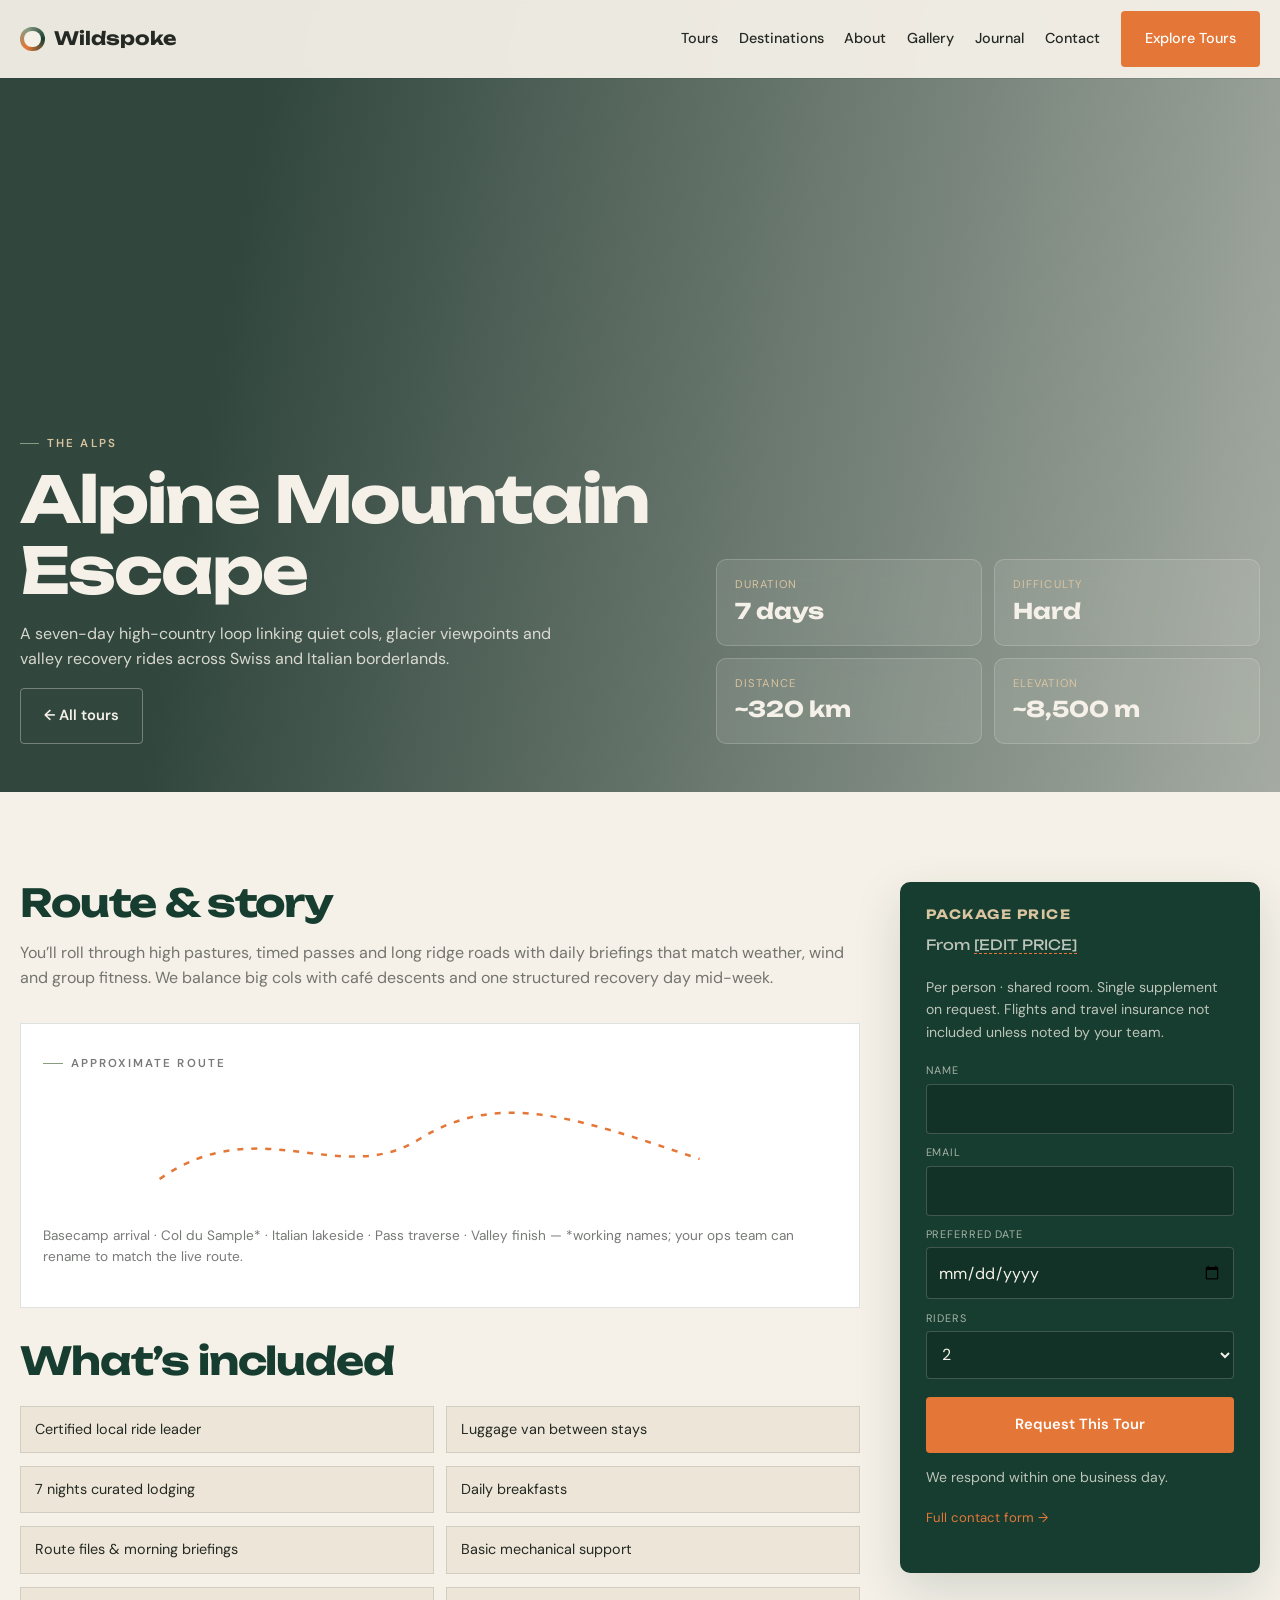
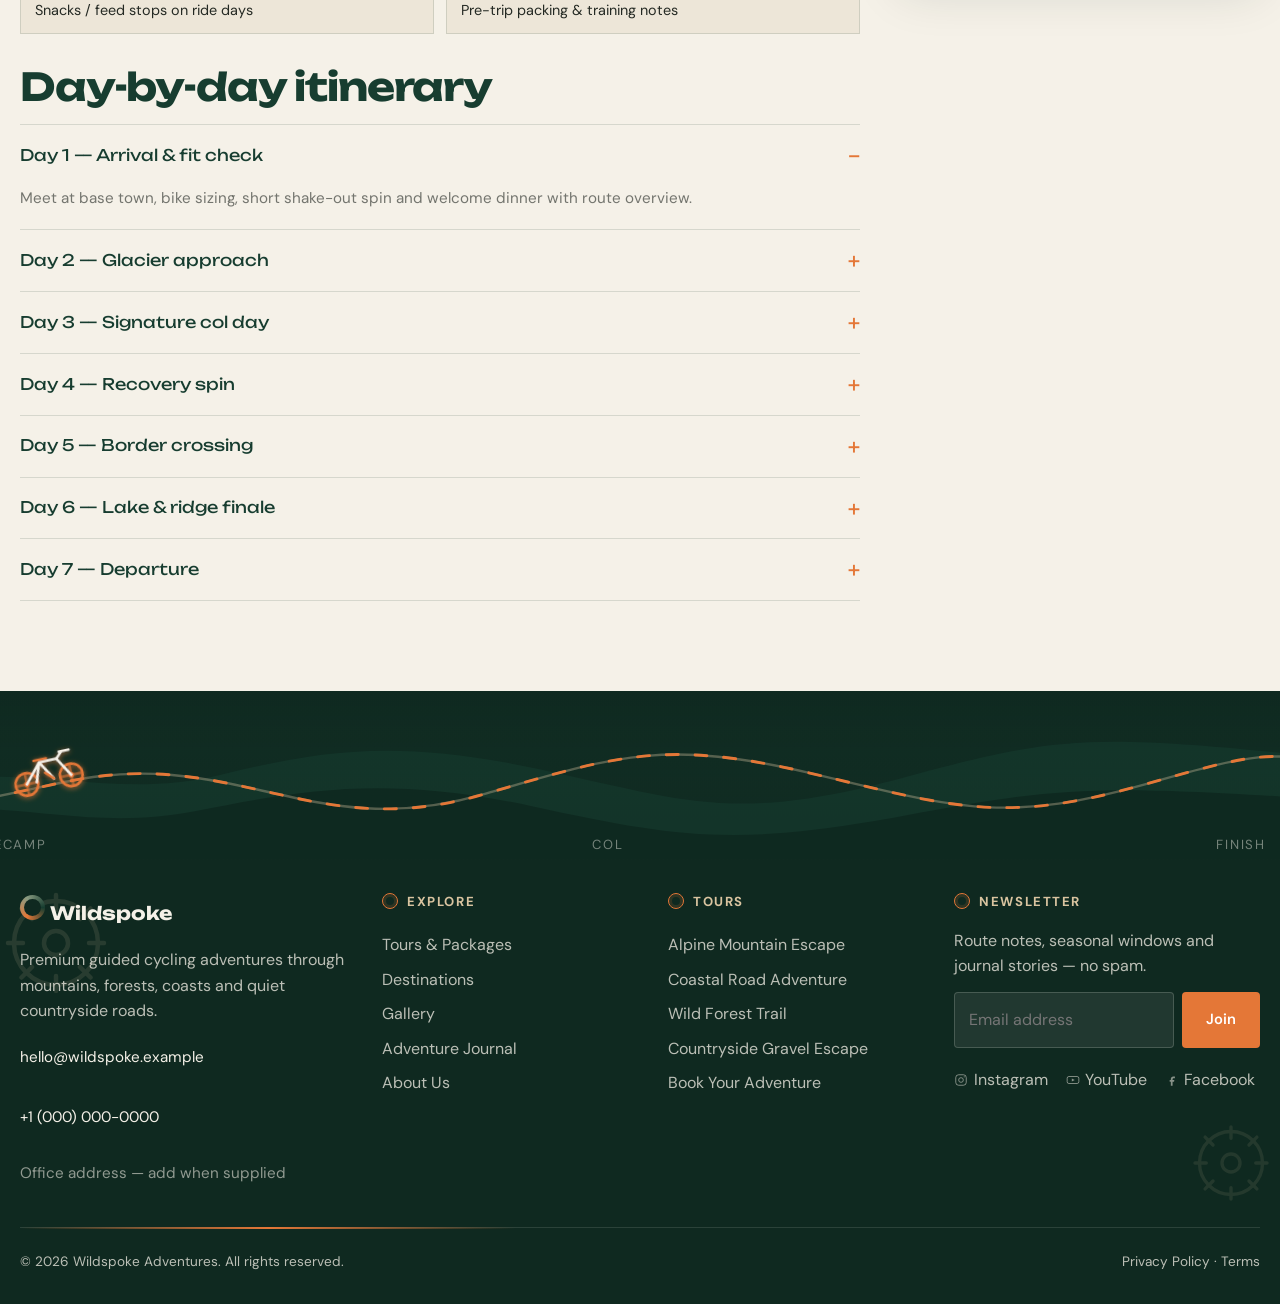
<file: tour-alpine.html>
<!DOCTYPE html>
<html lang="en">
<head>
  <meta charset="UTF-8" />
  <meta name="viewport" content="width=device-width, initial-scale=1.0" />
  <title>Alpine Mountain Escape — Wildspoke Adventures</title>
  <link rel="preconnect" href="https://fonts.googleapis.com" />
  <link rel="preconnect" href="https://fonts.gstatic.com" crossorigin />
  <link href="https://fonts.googleapis.com/css2?family=DM+Sans:wght@400;500;600;700&family=Unbounded:wght@400;600;700&display=swap" rel="stylesheet" />
  <style>
    :root{--forest:#173D30;--forest-deep:#0F2920;--orange:#E47737;--sand:#D9C4A0;--cream:#F5F1E8;--cream-warm:#EDE6D8;--charcoal:#242923;--sage:#899B81;--muted:rgba(36,41,35,.62);--line:rgba(23,61,48,.14);--radius-sm:4px;--radius:10px;--shadow-soft:0 18px 50px rgba(15,41,32,.14);--font-display:"Unbounded",sans-serif;--font-body:"DM Sans",sans-serif;--nav-h:78px;--ease:cubic-bezier(.22,1,.36,1);--max:1240px}
    *{box-sizing:border-box;margin:0;padding:0}body{font-family:var(--font-body);background:var(--cream);color:var(--charcoal);line-height:1.6}
    .topo{background-image:url("data:image/svg+xml,%3Csvg width='120' height='120' xmlns='http://www.w3.org/2000/svg'%3E%3Cpath d='M10 60c20-30 40-30 60 0' fill='none' stroke='%23899B81' stroke-opacity='0.18'/%3E%3C/svg%3E")}
    img{max-width:100%;display:block}a{text-decoration:none;color:inherit}button,input,select,textarea{font:inherit}ul{list-style:none}
    .container{width:min(100% - 2.5rem,var(--max));margin-inline:auto}
    h1,h2,h3{font-family:var(--font-display);color:var(--forest);line-height:1.1;letter-spacing:-.03em}
    .eyebrow{font-size:.72rem;letter-spacing:.18em;text-transform:uppercase;font-weight:600;color:var(--sage);display:inline-flex;align-items:center;gap:.5rem}
    .eyebrow::before{content:"";width:1.2rem;height:1px;background:var(--sage)}
    .btn{display:inline-flex;align-items:center;padding:.9rem 1.35rem;border-radius:var(--radius-sm);font-weight:600;border:1.5px solid transparent;cursor:pointer;transition:transform .3s var(--ease)}
    .btn:hover{transform:translateY(-2px)}.btn-primary{background:var(--orange);color:#fff}.btn-forest{background:var(--forest);color:var(--cream)}
    .btn-outline{background:transparent;border-color:rgba(23,61,48,.25);color:var(--forest)}
    .site-header{position:fixed;inset:0 0 auto;z-index:1000;height:var(--nav-h);background:rgba(245,241,232,.95);backdrop-filter:blur(12px);box-shadow:0 1px 0 var(--line)}
    .nav-inner{display:flex;align-items:center;justify-content:space-between;height:100%;width:min(100% - 2.5rem,var(--max));margin-inline:auto}
    .logo{font-family:var(--font-display);font-weight:700;display:flex;align-items:center;gap:.5rem}
    .logo-mark{width:1.5rem;height:1.5rem;border-radius:50%;background:conic-gradient(var(--orange),var(--sage),var(--forest))}
    .nav-links{display:flex;gap:1.3rem;align-items:center}.nav-links a{font-size:.9rem;font-weight:500;position:relative}
    .nav-links a::after{content:"";position:absolute;left:0;bottom:-.3rem;width:0;height:2px;background:var(--orange);transition:width .3s}
    .nav-links a:hover::after{width:100%}
    .nav-toggle{display:none;width:42px;height:42px;border:0;background:transparent;position:relative;cursor:pointer}
    .nav-toggle span{position:absolute;left:10px;right:10px;height:2px;background:var(--forest)}
    .nav-toggle span:nth-child(1){top:14px}.nav-toggle span:nth-child(2){top:20px}.nav-toggle span:nth-child(3){top:26px}
    @media(max-width:980px){.nav-toggle{display:block}.nav-links{position:fixed;inset:var(--nav-h) 0 auto;background:var(--cream);flex-direction:column;padding:1rem;transform:translateY(-120%);transition:transform .35s}.nav-links.open{transform:none}.nav-cta{width:100%}}
    .tour-hero{position:relative;min-height:88vh;display:grid;align-items:end;padding:calc(var(--nav-h) + 2rem) 0 3rem;color:var(--cream);overflow:hidden}
    .tour-hero-bg{position:absolute;inset:0;background:linear-gradient(100deg,rgba(15,41,32,.85) 20%,rgba(15,41,32,.35)),url("https://images.unsplash.com/photo-1464822759023-fed622ff2c3b?auto=format&fit=crop&w=2000&q=80") center/cover}
    .tour-hero-grid{position:relative;z-index:1;width:min(100% - 2.5rem,var(--max));margin-inline:auto;display:grid;grid-template-columns:1.1fr .9fr;gap:2rem;align-items:end}
    .tour-hero h1{font-size:clamp(2.2rem,5.5vw,4rem);color:var(--cream);margin:.7rem 0 1rem}
    .tour-hero p{max-width:36rem;color:rgba(245,241,232,.85)}
    .stat-cards{display:grid;grid-template-columns:repeat(2,1fr);gap:.75rem}
    .stat-card{background:rgba(245,241,232,.1);border:1px solid rgba(245,241,232,.2);backdrop-filter:blur(12px);padding:1rem 1.1rem;border-radius:var(--radius)}
    .stat-card span{display:block;font-size:.7rem;letter-spacing:.1em;text-transform:uppercase;color:var(--sand)}
    .stat-card strong{font-family:var(--font-display);font-size:1.35rem;color:var(--cream)}
    .section-pad{padding:clamp(3.5rem,7vw,6rem) 0}
    .detail-layout{display:grid;grid-template-columns:1fr 360px;gap:2.5rem;align-items:start}
    .detail-main h2{font-size:clamp(1.6rem,3vw,2.4rem);margin-bottom:1rem}
    .detail-main p{color:var(--muted);margin-bottom:1rem}
    .includes-grid{display:grid;grid-template-columns:1fr 1fr;gap:.8rem;margin:1.5rem 0 2rem}
    .includes-grid li{padding:.7rem .85rem;border:1px solid var(--line);background:var(--cream-warm);font-size:.9rem}
    .accordion{border-top:1px solid var(--line)}
    .acc-item{border-bottom:1px solid var(--line)}
    .acc-q{width:100%;text-align:left;background:none;border:0;padding:1.1rem 2rem 1.1rem 0;font-family:var(--font-display);font-size:1rem;color:var(--forest);cursor:pointer;position:relative}
    .acc-q::after{content:"+";position:absolute;right:0;top:1rem;color:var(--orange);font-size:1.2rem}
    .acc-item.open .acc-q::after{content:"–"}
    .acc-a{max-height:0;overflow:hidden;transition:max-height .4s var(--ease),padding .3s;color:var(--muted);font-size:.95rem}
    .acc-item.open .acc-a{max-height:320px;padding-bottom:1.2rem}
    .price-card{position:sticky;top:calc(var(--nav-h) + 1rem);background:var(--forest);color:var(--cream);padding:1.6rem;border-radius:var(--radius);box-shadow:var(--shadow-soft)}
    .price-card h3{color:var(--sand);font-size:.8rem;letter-spacing:.12em;text-transform:uppercase;margin-bottom:.5rem}
    .price-val{font-family:var(--font-display);font-size:2rem;margin-bottom:.25rem}
    .price-edit{border-bottom:1px dashed var(--orange);outline:none}
    .price-card p{font-size:.88rem;color:rgba(245,241,232,.75);margin:.8rem 0 1.2rem}
    .field{margin-bottom:.65rem}.field label{display:block;font-size:.68rem;letter-spacing:.08em;text-transform:uppercase;color:rgba(245,241,232,.65);margin-bottom:.25rem}
    .field input,.field select,.field textarea{width:100%;padding:.7rem;border:1px solid rgba(245,241,232,.2);background:rgba(15,41,32,.5);color:var(--cream);border-radius:var(--radius-sm)}
    .form-note{font-size:.78rem;margin-top:.6rem;color:rgba(245,241,232,.65)}.form-note.success{color:#B7D4A8}
    .route-panel{margin-top:2rem;padding:1.4rem;border:1px solid var(--line);background:#fff}
    .route-panel svg{width:100%;height:120px}.route-panel path{fill:none;stroke:var(--orange);stroke-width:2.5;stroke-dasharray:6 8}
    @media(max-width:900px){.tour-hero-grid,.detail-layout{grid-template-columns:1fr}.includes-grid{grid-template-columns:1fr}.price-card{position:static}}
    .site-footer{background:var(--forest-deep);color:rgba(245,241,232,.75);padding:4rem 0 2rem}
    .footer-grid{display:grid;grid-template-columns:repeat(4,1fr);gap:2rem;margin-bottom:2rem}.footer-grid h4{color:var(--sand);font-size:.8rem;text-transform:uppercase;letter-spacing:.1em;margin-bottom:.8rem}
    .footer-grid a{display:block;padding:.2rem 0}.footer-bottom{border-top:1px solid rgba(245,241,232,.12);padding-top:1rem;display:flex;justify-content:space-between;flex-wrap:wrap;font-size:.85rem}
    @media(max-width:800px){.footer-grid{grid-template-columns:1fr 1fr}}
  </style>
<link rel="stylesheet" href="assets/site-footer.css" />
</head>
<body>
  <header class="site-header" id="siteHeader">
    <div class="nav-inner">
      <a class="logo" href="index.html"><span class="logo-mark"></span> Wildspoke</a>
      <button class="nav-toggle" id="navToggle" aria-label="Menu"><span></span><span></span><span></span></button>
      <nav class="nav-links" id="navLinks">
        <a href="tours.html">Tours</a><a href="destinations.html">Destinations</a><a href="about.html">About</a>
        <a href="gallery.html">Gallery</a><a href="journal.html">Journal</a><a href="contact.html">Contact</a>
        <a class="btn btn-primary nav-cta" href="tours.html">Explore Tours</a>
      </nav>
    </div>
  </header>

  <section class="tour-hero">
    <div class="tour-hero-bg" aria-hidden="true"></div>
    <div class="tour-hero-grid">
      <div>
        <p class="eyebrow" style="color:var(--sand)">The Alps</p>
        <h1>Alpine Mountain Escape</h1>
        <p>A seven-day high-country loop linking quiet cols, glacier viewpoints and valley recovery rides across Swiss and Italian borderlands.</p>
        <p style="margin-top:1rem"><a class="btn btn-outline" style="color:var(--cream);border-color:rgba(245,241,232,.35)" href="tours.html">← All tours</a></p>
      </div>
      <div class="stat-cards">
        <div class="stat-card"><span>Duration</span><strong>7 days</strong></div>
        <div class="stat-card"><span>Difficulty</span><strong>Hard</strong></div>
        <div class="stat-card"><span>Distance</span><strong>~320 km</strong></div>
        <div class="stat-card"><span>Elevation</span><strong>~8,500 m</strong></div>
      </div>
    </div>
  </section>

  <section class="section-pad">
    <div class="container detail-layout">
      <div class="detail-main">
        <h2>Route &amp; story</h2>
        <p>You’ll roll through high pastures, timed passes and long ridge roads with daily briefings that match weather, wind and group fitness. We balance big cols with café descents and one structured recovery day mid-week.</p>
        <div class="route-panel">
          <p class="eyebrow">Approximate route</p>
          <svg viewBox="0 0 600 120" aria-hidden="true"><path d="M20 90 C120 20, 200 100, 280 50 S440 30, 560 70"/></svg>
          <p style="font-size:.85rem;color:var(--muted);margin-top:.5rem">Basecamp arrival · Col du Sample* · Italian lakeside · Pass traverse · Valley finish — *working names; your ops team can rename to match the live route.</p>
        </div>
        <h2 style="margin-top:2rem">What’s included</h2>
        <ul class="includes-grid">
          <li>Certified local ride leader</li>
          <li>Luggage van between stays</li>
          <li>7 nights curated lodging</li>
          <li>Daily breakfasts</li>
          <li>Route files &amp; morning briefings</li>
          <li>Basic mechanical support</li>
          <li>Snacks / feed stops on ride days</li>
          <li>Pre-trip packing &amp; training notes</li>
        </ul>
        <h2>Day-by-day itinerary</h2>
        <div class="accordion" id="itinerary">
          <div class="acc-item open"><button type="button" class="acc-q">Day 1 — Arrival &amp; fit check</button><div class="acc-a">Meet at base town, bike sizing, short shake-out spin and welcome dinner with route overview.</div></div>
          <div class="acc-item"><button type="button" class="acc-q">Day 2 — Glacier approach</button><div class="acc-a">~42 km with steady climbing — introduction to pacing, support van protocol and photo stops.</div></div>
          <div class="acc-item"><button type="button" class="acc-q">Day 3 — Signature col day</button><div class="acc-a">~58 km / hardest elevation block. Early start option for stronger riders.</div></div>
          <div class="acc-item"><button type="button" class="acc-q">Day 4 — Recovery spin</button><div class="acc-a">Gentle valley loop, optional café crawl or spa afternoon.</div></div>
          <div class="acc-item"><button type="button" class="acc-q">Day 5 — Border crossing</button><div class="acc-a">Scenic traverse into Italian scenery — longer day, group dinner.</div></div>
          <div class="acc-item"><button type="button" class="acc-q">Day 6 — Lake &amp; ridge finale</button><div class="acc-a">Rolling roads and a cinematic descent into the finish town.</div></div>
          <div class="acc-item"><button type="button" class="acc-q">Day 7 — Departure</button><div class="acc-a">Flexible breakfast, luggage transfer to station/airport as arranged.</div></div>
        </div>
      </div>
      <aside class="price-card">
        <h3>Package price</h3>
        <p class="price-val">From <span class="price-edit" contenteditable="true" spellcheck="false">[EDIT PRICE]</span></p>
        <p>Per person · shared room. Single supplement on request. Flights and travel insurance not included unless noted by your team.</p>
        <form id="tourEnquiry" novalidate>
          <div class="field"><label for="name">Name</label><input id="name" name="name" required /></div>
          <div class="field"><label for="email">Email</label><input id="email" name="email" type="email" required /></div>
          <div class="field"><label for="date">Preferred date</label><input id="date" name="date" type="date" required /></div>
          <div class="field"><label for="riders">Riders</label><select id="riders" name="riders"><option>1</option><option selected>2</option><option>3–5</option><option>6+</option></select></div>
          <button class="btn btn-primary" type="submit" style="width:100%;margin-top:.5rem">Request This Tour</button>
          <p class="form-note" id="formNote">We respond within one business day.</p>
        </form>
        <p style="margin-top:1rem;font-size:.82rem"><a href="contact.html" style="color:var(--orange)">Full contact form →</a></p>
      </aside>
    </div>
  </section>

  <!-- 14. FOOTER — cycle theme + moving SVG -->
  <footer class="site-footer topo" aria-label="Site footer">
    <div class="footer-ride" aria-hidden="true">
      <svg viewBox="0 0 1200 140" preserveAspectRatio="xMidYMax slice">
        <defs>
          <linearGradient id="frSky" x1="0" y1="0" x2="0" y2="1">
            <stop offset="0%" stop-color="#173D30" stop-opacity="0"/>
            <stop offset="100%" stop-color="#0F2920" stop-opacity="0.55"/>
          </linearGradient>
          <filter id="frBikeGlow" x="-40%" y="-40%" width="180%" height="180%">
            <feDropShadow dx="0" dy="1" stdDeviation="2.2" flood-color="#E47737" flood-opacity="0.75"/>
          </filter>
          <path id="frRidePath" d="M-40 98 C80 98, 120 62, 210 70 S360 118, 470 86 S620 40, 740 68 S900 112, 1020 78 S1120 52, 1240 70"/>
        </defs>
        <rect class="fr-sky" width="1200" height="140"/>
        <path class="fr-hill-back" d="M0 140 V78 C90 58, 160 92, 250 70 S400 40, 520 66 S680 110, 820 72 S980 36, 1200 58 V140 Z"/>
        <path class="fr-hill-front" d="M0 140 V102 C70 88, 140 118, 230 100 S390 70, 510 96 S680 130, 820 104 S980 78, 1200 92 V140 Z"/>
        <use href="#frRidePath" class="fr-route"/>
        <use href="#frRidePath" class="fr-route-live"/>
        <text class="fr-mile" x="36" y="132">Basecamp</text>
        <text class="fr-mile" x="560" y="132">Col</text>
        <text class="fr-mile" x="1080" y="132">Finish</text>
        <g class="fr-bike" filter="url(#frBikeGlow)">
          <g transform="translate(-32 -34) scale(1.05)">
            <g class="fr-wheel-spin">
              <circle class="bike-stroke" cx="14" cy="28" r="9"/>
              <circle class="bike-hub" cx="14" cy="28" r="2.2"/>
              <path class="bike-stroke" d="M14 19 V37 M5 28 H23" opacity="0.6"/>
            </g>
            <g class="fr-wheel-spin">
              <circle class="bike-stroke" cx="50" cy="28" r="9"/>
              <circle class="bike-hub" cx="50" cy="28" r="2.2"/>
              <path class="bike-stroke" d="M50 19 V37 M41 28 H59" opacity="0.6"/>
            </g>
            <path class="bike-frame" d="M14 28 L27 13 H41 L50 28 M27 13 L22 28 M27 13 L36 28"/>
            <path class="bike-stroke" d="M23 11 H33"/>
            <path class="bike-frame" d="M41 13 L46 8 M44 8 H52"/>
            <path class="bike-stroke" d="M36 28 L30 22"/>
          </g>
          <animateMotion dur="14s" repeatCount="indefinite" rotate="auto">
            <mpath href="#frRidePath"/>
          </animateMotion>
        </g>
      </svg>
    </div>

    <div class="container footer-body">
      <svg class="footer-sprocket footer-sprocket--left" viewBox="0 0 80 80" aria-hidden="true">
        <circle cx="40" cy="40" r="28" fill="none" stroke="currentColor" stroke-width="3"/>
        <circle cx="40" cy="40" r="8" fill="none" stroke="currentColor" stroke-width="3"/>
        <g stroke="currentColor" stroke-width="3" stroke-linecap="round">
          <path d="M40 8 V18 M40 62 V72 M8 40 H18 M62 40 H72"/>
          <path d="M17 17 L24 24 M56 56 L63 63 M63 17 L56 24 M24 56 L17 63"/>
        </g>
      </svg>
      <svg class="footer-sprocket footer-sprocket--right" viewBox="0 0 80 80" aria-hidden="true">
        <circle cx="40" cy="40" r="28" fill="none" stroke="currentColor" stroke-width="3"/>
        <circle cx="40" cy="40" r="8" fill="none" stroke="currentColor" stroke-width="3"/>
        <g stroke="currentColor" stroke-width="3" stroke-linecap="round">
          <path d="M40 8 V18 M40 62 V72 M8 40 H18 M62 40 H72"/>
          <path d="M17 17 L24 24 M56 56 L63 63 M63 17 L56 24 M24 56 L17 63"/>
        </g>
      </svg>

      <div class="footer-grid">
        <div>
          <a class="logo" href="index.html"><span class="logo-mark" aria-hidden="true"></span> Wildspoke</a>
          <p class="footer-brand-note">Premium guided cycling adventures through mountains, forests, coasts and quiet countryside roads.</p>
          <p class="footer-contact">
            <a href="mailto:hello@wildspoke.example">hello@wildspoke.example</a><br />
            <a href="tel:+10000000000">+1 (000) 000-0000</a><br />
            <span style="opacity:0.75">Office address — add when supplied</span>
          </p>
        </div>
        <div>
          <h4>Explore</h4>
          <a href="tours.html">Tours &amp; Packages</a>
          <a href="destinations.html">Destinations</a>
          <a href="gallery.html">Gallery</a>
          <a href="journal.html">Adventure Journal</a>
          <a href="about.html">About Us</a>
        </div>
        <div>
          <h4>Tours</h4>
          <a href="tour-alpine.html">Alpine Mountain Escape</a>
          <a href="tour-coastal.html">Coastal Road Adventure</a>
          <a href="tour-forest.html">Wild Forest Trail</a>
          <a href="tour-gravel.html">Countryside Gravel Escape</a>
          <a href="contact.html">Book Your Adventure</a>
        </div>
        <div>
          <h4>Newsletter</h4>
          <p>Route notes, seasonal windows and journal stories — no spam.</p>
          <form class="newsletter" id="newsletterForm">
            <label class="sr-only" for="newsEmail">Email</label>
            <input id="newsEmail" type="email" placeholder="Email address" required />
            <button class="btn btn-primary" type="submit">Join</button>
          </form>
          <div class="footer-socials">
            <a href="#" aria-label="Instagram">
              <svg viewBox="0 0 24 24" fill="none" aria-hidden="true"><rect x="3" y="3" width="18" height="18" rx="5" stroke="currentColor" stroke-width="1.6"/><circle cx="12" cy="12" r="4" stroke="currentColor" stroke-width="1.6"/><circle cx="17.5" cy="6.5" r="1" fill="currentColor"/></svg>
              Instagram
            </a>
            <a href="#" aria-label="YouTube">
              <svg viewBox="0 0 24 24" fill="none" aria-hidden="true"><rect x="2" y="6" width="20" height="12" rx="3" stroke="currentColor" stroke-width="1.6"/><path d="M10 9.5v5l5-2.5-5-2.5Z" fill="currentColor"/></svg>
              YouTube
            </a>
            <a href="#" aria-label="Facebook">
              <svg viewBox="0 0 24 24" fill="none" aria-hidden="true"><path d="M14 9h3V6h-3c-2.2 0-4 1.8-4 4v2H8v3h2v7h3v-7h2.5l.5-3H13v-1.5c0-.3.2-.5.5-.5Z" fill="currentColor"/></svg>
              Facebook
            </a>
          </div>
        </div>
      </div>

      <div class="footer-bottom">
        <div class="footer-bottom-route" aria-hidden="true"><span></span></div>
        <span>© <span id="year"></span> Wildspoke Adventures. All rights reserved.</span>
        <span><a href="privacy.html">Privacy Policy</a> · <a href="terms.html">Terms</a></span>
      </div>
    </div>
  </footer>

  <script>
    (function(){
      const navToggle=document.getElementById("navToggle"),navLinks=document.getElementById("navLinks");
      navToggle.addEventListener("click",()=>navLinks.classList.toggle("open"));
      document.getElementById("year").textContent=new Date().getFullYear();
      document.querySelectorAll(".acc-item .acc-q").forEach(btn=>{
        btn.addEventListener("click",()=>{
          const item=btn.parentElement;const was=item.classList.contains("open");
          document.querySelectorAll(".acc-item").forEach(i=>i.classList.remove("open"));
          if(!was)item.classList.add("open");
        });
      });
      document.getElementById("tourEnquiry").addEventListener("submit",e=>{
        e.preventDefault();
        const f=e.target;
        if(!f.checkValidity()){f.reportValidity();return}
        const n=document.getElementById("formNote");
        n.textContent="Thank you — enquiry noted for Alpine Mountain Escape. Connect this form to your CRM.";
        n.classList.add("success");
        f.reset();
      });
    })();
  </script>

<script>
(function(){
  const y = document.getElementById('year');
  if (y) y.textContent = new Date().getFullYear();
  const news = document.getElementById('newsletterForm');
  if (news && !news.dataset.bound) {
    news.dataset.bound = '1';
    news.addEventListener('submit', function(e){
      e.preventDefault();
      alert('Thanks for joining the Wildspoke list. Hook this up to your newsletter provider when ready.');
      news.reset();
    });
  }
})();
</script>

</body>
</html>
</file>
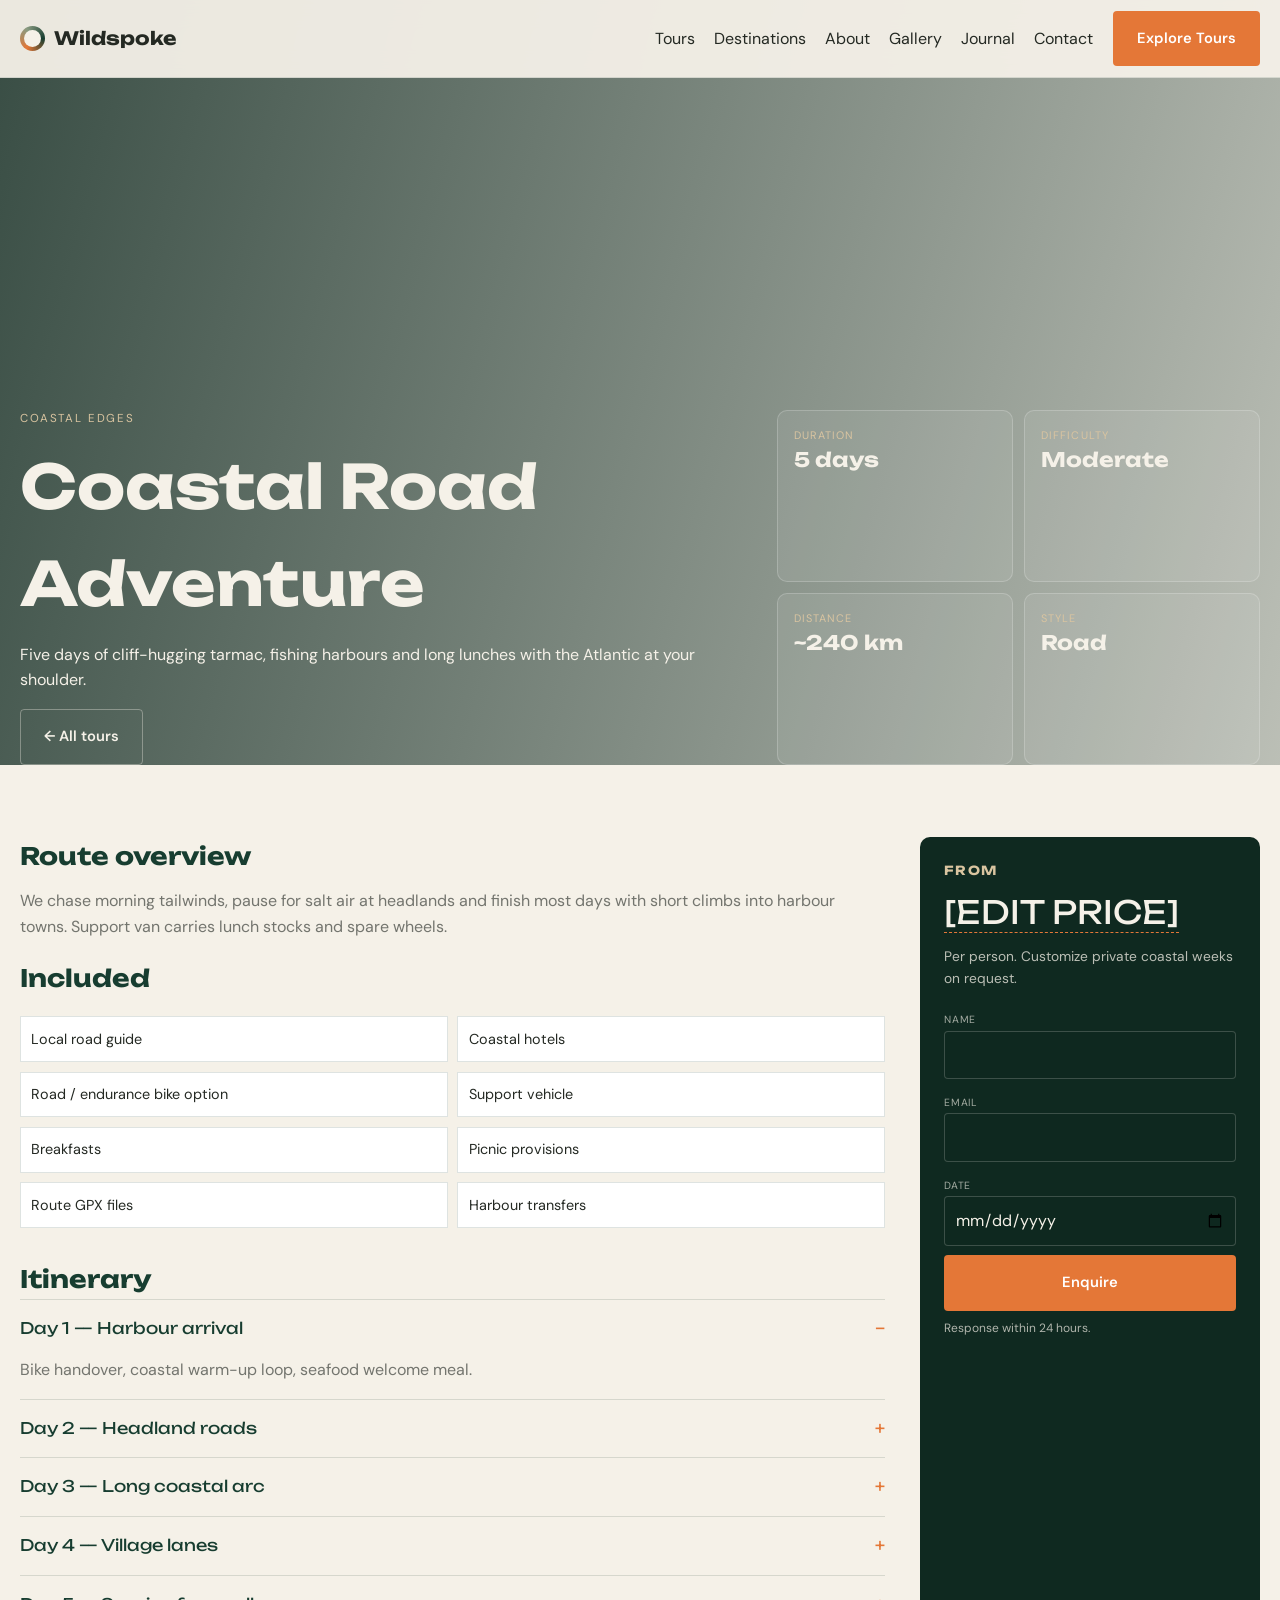
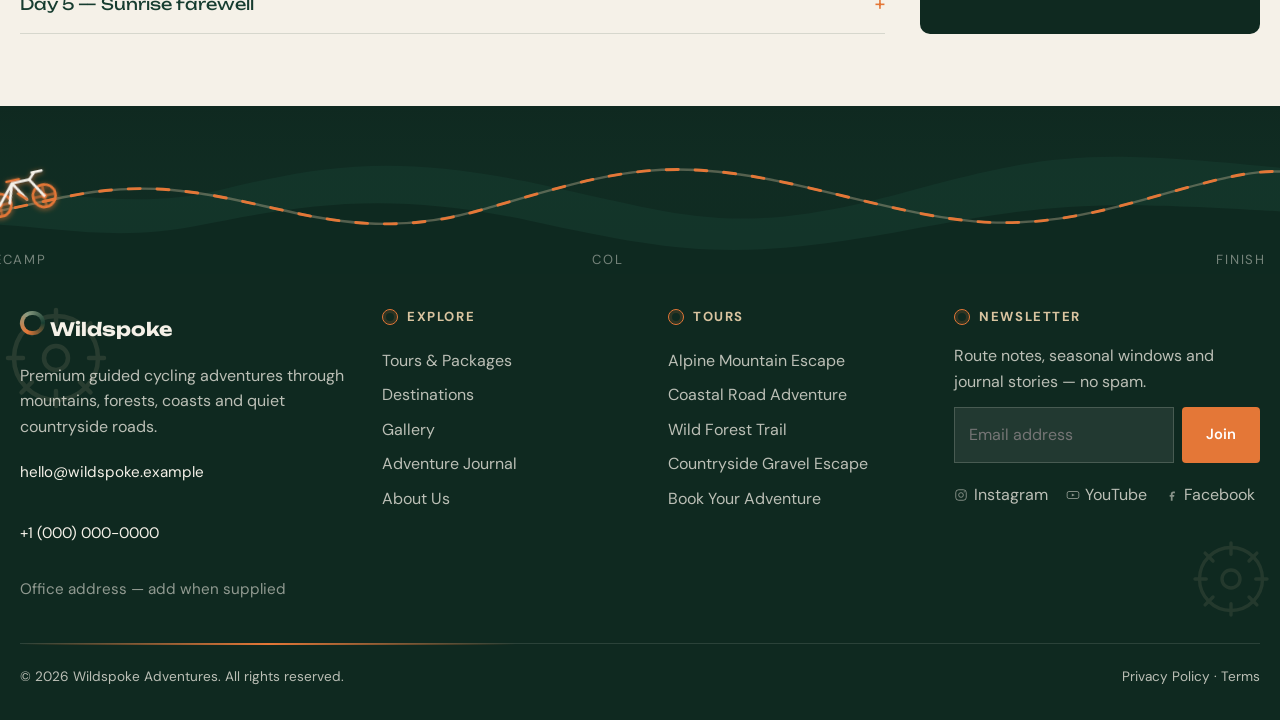
<file: tour-coastal.html>
<!DOCTYPE html>
<html lang="en">
<head>
  <meta charset="UTF-8" />
  <meta name="viewport" content="width=device-width, initial-scale=1.0" />
  <title>Coastal Road Adventure — Wildspoke Adventures</title>
  <link href="https://fonts.googleapis.com/css2?family=DM+Sans:wght@400;500;600;700&family=Unbounded:wght@400;600;700&display=swap" rel="stylesheet" />
  <style>
    :root{--forest:#173D30;--forest-deep:#0F2920;--orange:#E47737;--sand:#D9C4A0;--cream:#F5F1E8;--charcoal:#242923;--sage:#899B81;--muted:rgba(36,41,35,.62);--line:rgba(23,61,48,.14);--radius:10px;--font-display:"Unbounded",sans-serif;--font-body:"DM Sans",sans-serif;--nav-h:78px;--max:1240px;--ease:cubic-bezier(.22,1,.36,1)}
    *{box-sizing:border-box;margin:0;padding:0}body{font-family:var(--font-body);background:var(--cream);color:var(--charcoal);line-height:1.6}a{text-decoration:none;color:inherit}img{max-width:100%;display:block}button,input,select,textarea{font:inherit}ul{list-style:none}
    .container{width:min(100% - 2.5rem,var(--max));margin-inline:auto}h1,h2,h3{font-family:var(--font-display);color:var(--forest)}
    .site-header{position:fixed;inset:0 0 auto;z-index:1000;height:var(--nav-h);background:rgba(245,241,232,.95);backdrop-filter:blur(12px);border-bottom:1px solid rgba(23,61,48,.12)}
    .nav-inner{display:flex;align-items:center;justify-content:space-between;height:100%;width:min(100% - 2.5rem,var(--max));margin-inline:auto}
    .logo{font-family:var(--font-display);font-weight:700;display:flex;gap:.5rem;align-items:center}.logo-mark{width:1.4rem;height:1.4rem;border-radius:50%;background:conic-gradient(var(--orange),var(--forest),var(--sage))}
    .nav-links{display:flex;gap:1.2rem;align-items:center}.btn{display:inline-flex;padding:.85rem 1.3rem;border-radius:4px;font-weight:600;border:none;cursor:pointer}.btn-primary{background:var(--orange);color:#fff}.btn-forest{background:var(--forest);color:var(--cream)}.btn-outline{background:transparent;border:1.5px solid rgba(23,61,48,.25)}
    .nav-toggle{display:none;border:0;background:transparent;width:42px;height:42px;position:relative;cursor:pointer}.nav-toggle span{position:absolute;left:10px;right:10px;height:2px;background:var(--forest)}.nav-toggle span:nth-child(1){top:14px}.nav-toggle span:nth-child(2){top:20px}.nav-toggle span:nth-child(3){top:26px}
    @media(max-width:980px){.nav-toggle{display:block}.nav-links{position:fixed;inset:var(--nav-h) 0 auto;background:var(--cream);flex-direction:column;padding:1rem;transform:translateY(-130%);transition:transform .35s}.nav-links.open{transform:none}.nav-cta{width:100%}}
    .tour-hero{min-height:85vh;display:grid;align-items:end;padding:calc(var(--nav-h)+2rem) 0 3rem;color:var(--cream);position:relative}
    .tour-hero-bg{position:absolute;inset:0;background:linear-gradient(105deg,rgba(15,41,32,.82),rgba(15,41,32,.25)),url("https://images.unsplash.com/photo-1507525428034-b723cf961d3e?auto=format&fit=crop&w=2000&q=80") center/cover}
    .hero-inner{position:relative;z-index:1;width:min(100% - 2.5rem,var(--max));margin-inline:auto;display:grid;grid-template-columns:1.2fr .8fr;gap:2rem}
    .tour-hero h1{font-size:clamp(2rem,5vw,3.8rem);color:var(--cream);margin:.6rem 0}.eyebrow{font-size:.72rem;letter-spacing:.16em;text-transform:uppercase;color:var(--sand)}
    .stats{display:grid;grid-template-columns:repeat(2,1fr);gap:.7rem}.stat{background:rgba(255,255,255,.08);border:1px solid rgba(255,255,255,.2);padding:1rem;border-radius:var(--radius)}.stat small{display:block;text-transform:uppercase;font-size:.68rem;letter-spacing:.1em;color:var(--sand)}.stat strong{font-family:var(--font-display);font-size:1.25rem;color:var(--cream)}
    .section-pad{padding:4.5rem 0}.layout{display:grid;grid-template-columns:1fr 340px;gap:2.2rem}.includes{display:grid;grid-template-columns:1fr 1fr;gap:.6rem;margin:1.2rem 0 2rem}.includes li{border:1px solid var(--line);padding:.65rem;background:#fff;font-size:.9rem}
    .acc{border-top:1px solid var(--line)}.acc-item{border-bottom:1px solid var(--line)}.acc-q{width:100%;text-align:left;background:none;border:0;padding:1rem 2rem 1rem 0;font-family:var(--font-display);cursor:pointer;position:relative;color:var(--forest)}.acc-q::after{content:"+";position:absolute;right:0;color:var(--orange)}.acc-item.open .acc-q::after{content:"–"}.acc-a{max-height:0;overflow:hidden;transition:max-height .4s var(--ease);color:var(--muted)}.acc-item.open .acc-a{max-height:240px;padding-bottom:1rem}
    .aside{position:sticky;top:calc(var(--nav-h)+1rem);background:var(--forest-deep);color:var(--cream);padding:1.5rem;border-radius:var(--radius)}.price-edit{border-bottom:1px dashed var(--orange)}.field{margin-bottom:.55rem}.field label{font-size:.65rem;text-transform:uppercase;letter-spacing:.08em;color:rgba(245,241,232,.65)}.field input,.field select{width:100%;padding:.65rem;border-radius:4px;border:1px solid rgba(245,241,232,.2);background:rgba(15,41,32,.45);color:var(--cream)}.form-note{font-size:.75rem;margin-top:.5rem;color:rgba(245,241,232,.7)}.form-note.success{color:#b7d4a8}
    @media(max-width:900px){.hero-inner,.layout{grid-template-columns:1fr}.includes{grid-template-columns:1fr}.aside{position:static}}
    .site-footer{background:var(--forest-deep);color:rgba(245,241,232,.75);padding:3rem 0 1.5rem}.footer-bottom{margin-top:1.5rem;padding-top:1rem;border-top:1px solid rgba(245,241,232,.12);display:flex;justify-content:space-between;flex-wrap:wrap;font-size:.85rem}
    .topo{background-image:url("data:image/svg+xml,%3Csvg width='120' height='120' xmlns='http://www.w3.org/2000/svg'%3E%3Cpath d='M10 60c20-30 40-30 60 0' fill='none' stroke='%23899B81' stroke-opacity='0.18'/%3E%3C/svg%3E")}
  </style>
<link rel="stylesheet" href="assets/site-footer.css" />
</head>
<body>
  <header class="site-header"><div class="nav-inner"><a class="logo" href="index.html"><span class="logo-mark"></span> Wildspoke</a><button class="nav-toggle" id="navToggle" aria-label="Menu"><span></span><span></span><span></span></button><nav class="nav-links" id="navLinks"><a href="tours.html">Tours</a><a href="destinations.html">Destinations</a><a href="about.html">About</a><a href="gallery.html">Gallery</a><a href="journal.html">Journal</a><a href="contact.html">Contact</a><a class="btn btn-primary nav-cta" href="tours.html">Explore Tours</a></nav></div></header>
  <section class="tour-hero"><div class="tour-hero-bg"></div><div class="hero-inner"><div><p class="eyebrow">Coastal Edges</p><h1>Coastal Road Adventure</h1><p>Five days of cliff-hugging tarmac, fishing harbours and long lunches with the Atlantic at your shoulder.</p><a class="btn btn-outline" style="color:var(--cream);border-color:rgba(245,241,232,.35);margin-top:1rem" href="tours.html">← All tours</a></div><div class="stats"><div class="stat"><small>Duration</small><strong>5 days</strong></div><div class="stat"><small>Difficulty</small><strong>Moderate</strong></div><div class="stat"><small>Distance</small><strong>~240 km</strong></div><div class="stat"><small>Style</small><strong>Road</strong></div></div></div></section>
  <section class="section-pad"><div class="container layout"><div><h2>Route overview</h2><p style="color:var(--muted);margin:.8rem 0 1.2rem">We chase morning tailwinds, pause for salt air at headlands and finish most days with short climbs into harbour towns. Support van carries lunch stocks and spare wheels.</p><h2>Included</h2><ul class="includes"><li>Local road guide</li><li>Coastal hotels</li><li>Road / endurance bike option</li><li>Support vehicle</li><li>Breakfasts</li><li>Picnic provisions</li><li>Route GPX files</li><li>Harbour transfers</li></ul><h2>Itinerary</h2><div class="acc" id="itinerary"><div class="acc-item open"><button class="acc-q" type="button">Day 1 — Harbour arrival</button><div class="acc-a">Bike handover, coastal warm-up loop, seafood welcome meal.</div></div><div class="acc-item"><button class="acc-q" type="button">Day 2 — Headland roads</button><div class="acc-a">~48 km with scenic rollers — optional short cut via van.</div></div><div class="acc-item"><button class="acc-q" type="button">Day 3 — Long coastal arc</button><div class="acc-a">~62 km flagship day with lighthouse photo stop.</div></div><div class="acc-item"><button class="acc-q" type="button">Day 4 — Village lanes</button><div class="acc-a">Quieter inland-return coastal combo, moderate distance.</div></div><div class="acc-item"><button class="acc-q" type="button">Day 5 — Sunrise farewell</button><div class="acc-a">Flexible morning ride or rest — departures after brunch.</div></div></div></div><aside class="aside"><h3 style="color:var(--sand);font-size:.78rem;text-transform:uppercase;letter-spacing:.12em">From</h3><p style="font-family:var(--font-display);font-size:2rem;margin:.4rem 0"><span class="price-edit" contenteditable="true" spellcheck="false">[EDIT PRICE]</span></p><p style="font-size:.86rem;margin-bottom:1rem;color:rgba(245,241,232,.75)">Per person. Customize private coastal weeks on request.</p><form id="tourEnquiry"><div class="field"><label for="name">Name</label><input id="name" required /></div><div class="field"><label for="email">Email</label><input id="email" type="email" required /></div><div class="field"><label for="date">Date</label><input id="date" type="date" required /></div><button class="btn btn-primary" style="width:100%" type="submit">Enquire</button><p class="form-note" id="formNote">Response within 24 hours.</p></form></aside></div></section>
  <!-- 14. FOOTER — cycle theme + moving SVG -->
  <footer class="site-footer topo" aria-label="Site footer">
    <div class="footer-ride" aria-hidden="true">
      <svg viewBox="0 0 1200 140" preserveAspectRatio="xMidYMax slice">
        <defs>
          <linearGradient id="frSky" x1="0" y1="0" x2="0" y2="1">
            <stop offset="0%" stop-color="#173D30" stop-opacity="0"/>
            <stop offset="100%" stop-color="#0F2920" stop-opacity="0.55"/>
          </linearGradient>
          <filter id="frBikeGlow" x="-40%" y="-40%" width="180%" height="180%">
            <feDropShadow dx="0" dy="1" stdDeviation="2.2" flood-color="#E47737" flood-opacity="0.75"/>
          </filter>
          <path id="frRidePath" d="M-40 98 C80 98, 120 62, 210 70 S360 118, 470 86 S620 40, 740 68 S900 112, 1020 78 S1120 52, 1240 70"/>
        </defs>
        <rect class="fr-sky" width="1200" height="140"/>
        <path class="fr-hill-back" d="M0 140 V78 C90 58, 160 92, 250 70 S400 40, 520 66 S680 110, 820 72 S980 36, 1200 58 V140 Z"/>
        <path class="fr-hill-front" d="M0 140 V102 C70 88, 140 118, 230 100 S390 70, 510 96 S680 130, 820 104 S980 78, 1200 92 V140 Z"/>
        <use href="#frRidePath" class="fr-route"/>
        <use href="#frRidePath" class="fr-route-live"/>
        <text class="fr-mile" x="36" y="132">Basecamp</text>
        <text class="fr-mile" x="560" y="132">Col</text>
        <text class="fr-mile" x="1080" y="132">Finish</text>
        <g class="fr-bike" filter="url(#frBikeGlow)">
          <g transform="translate(-32 -34) scale(1.05)">
            <g class="fr-wheel-spin">
              <circle class="bike-stroke" cx="14" cy="28" r="9"/>
              <circle class="bike-hub" cx="14" cy="28" r="2.2"/>
              <path class="bike-stroke" d="M14 19 V37 M5 28 H23" opacity="0.6"/>
            </g>
            <g class="fr-wheel-spin">
              <circle class="bike-stroke" cx="50" cy="28" r="9"/>
              <circle class="bike-hub" cx="50" cy="28" r="2.2"/>
              <path class="bike-stroke" d="M50 19 V37 M41 28 H59" opacity="0.6"/>
            </g>
            <path class="bike-frame" d="M14 28 L27 13 H41 L50 28 M27 13 L22 28 M27 13 L36 28"/>
            <path class="bike-stroke" d="M23 11 H33"/>
            <path class="bike-frame" d="M41 13 L46 8 M44 8 H52"/>
            <path class="bike-stroke" d="M36 28 L30 22"/>
          </g>
          <animateMotion dur="14s" repeatCount="indefinite" rotate="auto">
            <mpath href="#frRidePath"/>
          </animateMotion>
        </g>
      </svg>
    </div>

    <div class="container footer-body">
      <svg class="footer-sprocket footer-sprocket--left" viewBox="0 0 80 80" aria-hidden="true">
        <circle cx="40" cy="40" r="28" fill="none" stroke="currentColor" stroke-width="3"/>
        <circle cx="40" cy="40" r="8" fill="none" stroke="currentColor" stroke-width="3"/>
        <g stroke="currentColor" stroke-width="3" stroke-linecap="round">
          <path d="M40 8 V18 M40 62 V72 M8 40 H18 M62 40 H72"/>
          <path d="M17 17 L24 24 M56 56 L63 63 M63 17 L56 24 M24 56 L17 63"/>
        </g>
      </svg>
      <svg class="footer-sprocket footer-sprocket--right" viewBox="0 0 80 80" aria-hidden="true">
        <circle cx="40" cy="40" r="28" fill="none" stroke="currentColor" stroke-width="3"/>
        <circle cx="40" cy="40" r="8" fill="none" stroke="currentColor" stroke-width="3"/>
        <g stroke="currentColor" stroke-width="3" stroke-linecap="round">
          <path d="M40 8 V18 M40 62 V72 M8 40 H18 M62 40 H72"/>
          <path d="M17 17 L24 24 M56 56 L63 63 M63 17 L56 24 M24 56 L17 63"/>
        </g>
      </svg>

      <div class="footer-grid">
        <div>
          <a class="logo" href="index.html"><span class="logo-mark" aria-hidden="true"></span> Wildspoke</a>
          <p class="footer-brand-note">Premium guided cycling adventures through mountains, forests, coasts and quiet countryside roads.</p>
          <p class="footer-contact">
            <a href="mailto:hello@wildspoke.example">hello@wildspoke.example</a><br />
            <a href="tel:+10000000000">+1 (000) 000-0000</a><br />
            <span style="opacity:0.75">Office address — add when supplied</span>
          </p>
        </div>
        <div>
          <h4>Explore</h4>
          <a href="tours.html">Tours &amp; Packages</a>
          <a href="destinations.html">Destinations</a>
          <a href="gallery.html">Gallery</a>
          <a href="journal.html">Adventure Journal</a>
          <a href="about.html">About Us</a>
        </div>
        <div>
          <h4>Tours</h4>
          <a href="tour-alpine.html">Alpine Mountain Escape</a>
          <a href="tour-coastal.html">Coastal Road Adventure</a>
          <a href="tour-forest.html">Wild Forest Trail</a>
          <a href="tour-gravel.html">Countryside Gravel Escape</a>
          <a href="contact.html">Book Your Adventure</a>
        </div>
        <div>
          <h4>Newsletter</h4>
          <p>Route notes, seasonal windows and journal stories — no spam.</p>
          <form class="newsletter" id="newsletterForm">
            <label class="sr-only" for="newsEmail">Email</label>
            <input id="newsEmail" type="email" placeholder="Email address" required />
            <button class="btn btn-primary" type="submit">Join</button>
          </form>
          <div class="footer-socials">
            <a href="#" aria-label="Instagram">
              <svg viewBox="0 0 24 24" fill="none" aria-hidden="true"><rect x="3" y="3" width="18" height="18" rx="5" stroke="currentColor" stroke-width="1.6"/><circle cx="12" cy="12" r="4" stroke="currentColor" stroke-width="1.6"/><circle cx="17.5" cy="6.5" r="1" fill="currentColor"/></svg>
              Instagram
            </a>
            <a href="#" aria-label="YouTube">
              <svg viewBox="0 0 24 24" fill="none" aria-hidden="true"><rect x="2" y="6" width="20" height="12" rx="3" stroke="currentColor" stroke-width="1.6"/><path d="M10 9.5v5l5-2.5-5-2.5Z" fill="currentColor"/></svg>
              YouTube
            </a>
            <a href="#" aria-label="Facebook">
              <svg viewBox="0 0 24 24" fill="none" aria-hidden="true"><path d="M14 9h3V6h-3c-2.2 0-4 1.8-4 4v2H8v3h2v7h3v-7h2.5l.5-3H13v-1.5c0-.3.2-.5.5-.5Z" fill="currentColor"/></svg>
              Facebook
            </a>
          </div>
        </div>
      </div>

      <div class="footer-bottom">
        <div class="footer-bottom-route" aria-hidden="true"><span></span></div>
        <span>© <span id="year"></span> Wildspoke Adventures. All rights reserved.</span>
        <span><a href="privacy.html">Privacy Policy</a> · <a href="terms.html">Terms</a></span>
      </div>
    </div>
  </footer>
  <script>(function(){document.getElementById("navToggle").onclick=()=>document.getElementById("navLinks").classList.toggle("open");document.getElementById("year").textContent=new Date().getFullYear();document.querySelectorAll(".acc-q").forEach(b=>b.onclick=()=>{const i=b.parentElement;const o=i.classList.contains("open");document.querySelectorAll(".acc-item").forEach(x=>x.classList.remove("open"));if(!o)i.classList.add("open")});document.getElementById("tourEnquiry").onsubmit=e=>{e.preventDefault();if(!e.target.checkValidity()){e.target.reportValidity();return}const n=document.getElementById("formNote");n.textContent="Thank you — Coastal Road Adventure enquiry received.";n.classList.add("success");e.target.reset()}})();</script>

<script>
(function(){
  const y = document.getElementById('year');
  if (y) y.textContent = new Date().getFullYear();
  const news = document.getElementById('newsletterForm');
  if (news && !news.dataset.bound) {
    news.dataset.bound = '1';
    news.addEventListener('submit', function(e){
      e.preventDefault();
      alert('Thanks for joining the Wildspoke list. Hook this up to your newsletter provider when ready.');
      news.reset();
    });
  }
})();
</script>

</body>
</html>
</file>
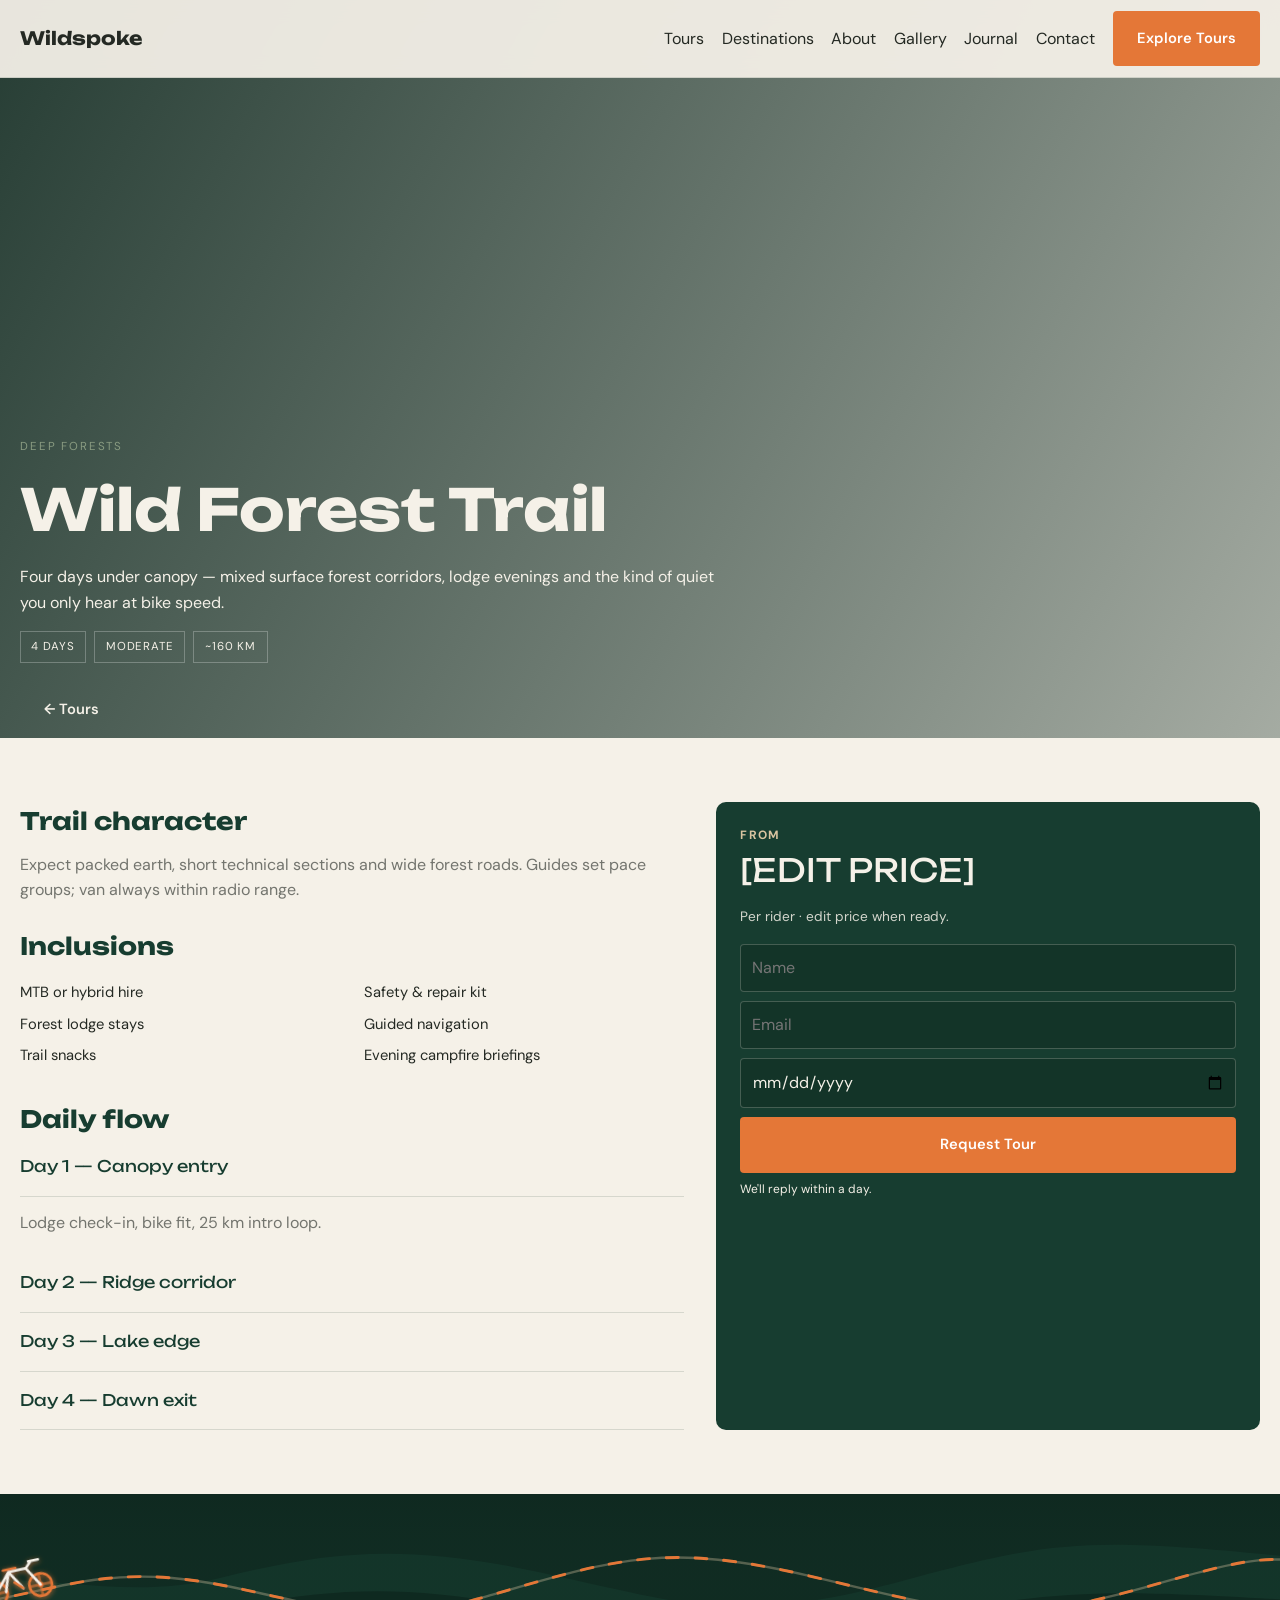
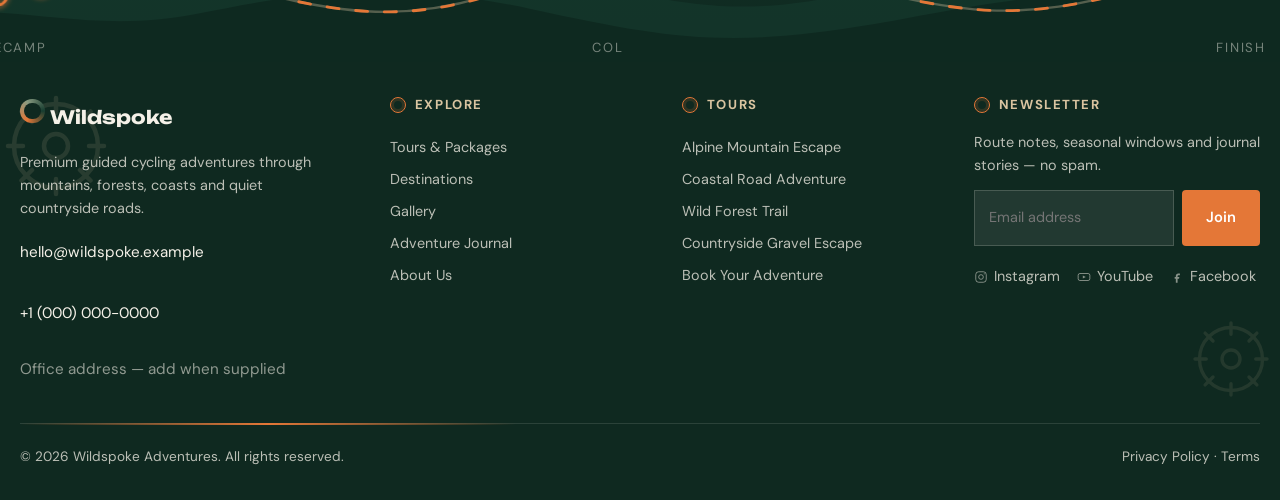
<file: tour-forest.html>
<!DOCTYPE html>
<html lang="en">
<head>
  <meta charset="UTF-8" />
  <meta name="viewport" content="width=device-width, initial-scale=1.0" />
  <title>Wild Forest Trail — Wildspoke Adventures</title>
  <link href="https://fonts.googleapis.com/css2?family=DM+Sans:wght@400;500;600;700&family=Unbounded:wght@400;600;700&display=swap" rel="stylesheet" />
  <style>
    :root{--forest:#173D30;--forest-deep:#0F2920;--orange:#E47737;--cream:#F5F1E8;--sand:#D9C4A0;--sage:#899B81;--muted:rgba(36,41,35,.62);--line:rgba(23,61,48,.14);--font-display:"Unbounded",sans-serif;--font-body:"DM Sans",sans-serif;--nav-h:78px;--max:1240px}
    *{box-sizing:border-box;margin:0;padding:0}body{font-family:var(--font-body);background:var(--cream);color:#242923;line-height:1.6}a{color:inherit;text-decoration:none}img{max-width:100%;display:block}button,input,select,textarea{font:inherit}ul{list-style:none}
    .container{width:min(100% - 2.5rem,var(--max));margin-inline:auto}h1,h2{font-family:var(--font-display);color:var(--forest)}
    .site-header{position:fixed;inset:0 0 auto;z-index:99;height:var(--nav-h);background:rgba(245,241,232,.94);backdrop-filter:blur(10px);border-bottom:1px solid var(--line)}
    .nav-inner{display:flex;justify-content:space-between;align-items:center;height:100%;width:min(100% - 2.5rem,var(--max));margin-inline:auto}
    .logo{font-family:var(--font-display);font-weight:700}.nav-links{display:flex;gap:1.1rem;align-items:center}.btn{padding:.85rem 1.25rem;border-radius:4px;font-weight:600;border:none;cursor:pointer;display:inline-flex}.btn-primary{background:#E47737;color:#fff}.btn-ghost{border:1px solid rgba(245,241,232,.35);color:var(--cream);background:transparent}
    .nav-toggle{display:none;background:0;border:0;width:40px;height:40px;position:relative}.nav-toggle span{position:absolute;left:8px;right:8px;height:2px;background:var(--forest)}.nav-toggle span:nth-child(1){top:12px}.nav-toggle span:nth-child(2){top:19px}.nav-toggle span:nth-child(3){top:26px}
    @media(max-width:960px){.nav-toggle{display:block}.nav-links{position:fixed;inset:var(--nav-h) 0 auto;background:var(--cream);flex-direction:column;padding:1rem;transform:translateY(-120%);transition:.35s}.nav-links.open{transform:none}}
    .hero{min-height:82vh;padding:calc(var(--nav-h)+2rem) 0 2.5rem;position:relative;display:flex;align-items:flex-end;color:var(--cream)}
    .hero-bg{position:absolute;inset:0;background:linear-gradient(120deg,rgba(15,41,32,.9),rgba(15,41,32,.35)),url("https://images.unsplash.com/photo-1441974231531-c6227db76b6e?auto=format&fit=crop&w=2000&q=80") center/cover}
    .hero-grid{position:relative;z-index:1;width:min(100% - 2.5rem,var(--max));margin-inline:auto;display:grid;grid-template-columns:1.15fr .85fr;gap:2rem}
    .hero h1{font-size:clamp(2rem,4.8vw,3.6rem);color:var(--cream);margin:.5rem 0}.pill-row{display:flex;flex-wrap:wrap;gap:.5rem;margin-top:1rem}.pill{border:1px solid rgba(255,255,255,.25);padding:.35rem .65rem;font-size:.72rem;text-transform:uppercase;letter-spacing:.08em}
    .content{padding:4rem 0}.split{display:grid;grid-template-columns:1.1fr .9fr;gap:2rem}.card{background:var(--forest);color:var(--cream);padding:1.5rem;border-radius:10px;position:sticky;top:calc(var(--nav-h)+1rem)}
    .list-cols{columns:2;gap:1.5rem;margin:1rem 0 1.5rem}.list-cols li{margin-bottom:.5rem;font-size:.92rem}
    .acc button{width:100%;text-align:left;padding:1rem 0;border:0;border-bottom:1px solid var(--line);background:none;font-family:var(--font-display);cursor:pointer;color:var(--forest)}.acc .body{display:none;padding:.8rem 0 1.2rem;color:var(--muted)}.acc .body.show{display:block}
    @media(max-width:880px){.hero-grid,.split{grid-template-columns:1fr}.list-cols{columns:1}.card{position:static}}
    .site-footer{background:var(--forest-deep);color:rgba(245,241,232,.75);padding:2.5rem 0 1.2rem;font-size:.9rem}.topo{background-image:url("data:image/svg+xml,%3Csvg width='120' height='120' xmlns='http://www.w3.org/2000/svg'%3E%3Cpath d='M10 60c20-30 40-30 60 0' fill='none' stroke='%23899B81' stroke-opacity='0.18'/%3E%3C/svg%3E")}
    .field{margin-bottom:.55rem}.field input,.field select{width:100%;padding:.65rem;border-radius:4px;border:1px solid rgba(245,241,232,.22);background:rgba(15,41,32,.4);color:var(--cream)}.form-note{font-size:.75rem;margin-top:.45rem}.form-note.ok{color:#b7d4a8}
  </style>
<link rel="stylesheet" href="assets/site-footer.css" />
</head>
<body>
  <header class="site-header"><div class="nav-inner"><a class="logo" href="index.html">Wildspoke</a><button class="nav-toggle" id="navToggle"><span></span><span></span><span></span></button><nav class="nav-links" id="navLinks"><a href="tours.html">Tours</a><a href="destinations.html">Destinations</a><a href="about.html">About</a><a href="gallery.html">Gallery</a><a href="journal.html">Journal</a><a href="contact.html">Contact</a><a class="btn btn-primary nav-cta" href="tours.html">Explore Tours</a></nav></div></header>
  <section class="hero"><div class="hero-bg"></div><div class="hero-grid"><div><p style="text-transform:uppercase;letter-spacing:.16em;font-size:.72rem;color:var(--sage)">Deep Forests</p><h1>Wild Forest Trail</h1><p>Four days under canopy — mixed surface forest corridors, lodge evenings and the kind of quiet you only hear at bike speed.</p><div class="pill-row"><span class="pill">4 days</span><span class="pill">Moderate</span><span class="pill">~160 km</span></div><a class="btn btn-ghost" href="tours.html" style="margin-top:1.2rem">← Tours</a></div></div></section>
  <section class="content"><div class="container split"><div><h2>Trail character</h2><p style="color:var(--muted);margin:.7rem 0">Expect packed earth, short technical sections and wide forest roads. Guides set pace groups; van always within radio range.</p><h2 style="margin-top:1.5rem">Inclusions</h2><ul class="list-cols"><li>MTB or hybrid hire</li><li>Forest lodge stays</li><li>Trail snacks</li><li>Safety &amp; repair kit</li><li>Guided navigation</li><li>Evening campfire briefings</li></ul><h2>Daily flow</h2><div class="acc" id="acc"><button type="button" data-d="0">Day 1 — Canopy entry</button><div class="body show" data-d="0">Lodge check-in, bike fit, 25 km intro loop.</div><button type="button" data-d="1">Day 2 — Ridge corridor</button><div class="body" data-d="1">42 km with optional hike-a-bike section.</div><button type="button" data-d="2">Day 3 — Lake edge</button><div class="body" data-d="2">Mixed gravel and forest road — picnic lunch.</div><button type="button" data-d="3">Day 4 — Dawn exit</button><div class="body" data-d="3">Short loop and transfer to trailhead station.</div></div></div><div class="card"><h3 style="color:var(--sand);font-size:.75rem;text-transform:uppercase;letter-spacing:.1em">From</h3><p style="font-family:var(--font-display);font-size:2rem"><span contenteditable="true" class="price-edit" spellcheck="false">[EDIT PRICE]</span></p><p style="font-size:.85rem;margin:.6rem 0 1rem;opacity:.85">Per rider · edit price when ready.</p><form id="form"><div class="field"><input placeholder="Name" required name="name" /></div><div class="field"><input placeholder="Email" type="email" required name="email" /></div><div class="field"><input type="date" required name="date" /></div><button class="btn btn-primary" style="width:100%" type="submit">Request Tour</button><p class="form-note" id="note">We'll reply within a day.</p></form></div></div></section>
  <!-- 14. FOOTER — cycle theme + moving SVG -->
  <footer class="site-footer topo" aria-label="Site footer">
    <div class="footer-ride" aria-hidden="true">
      <svg viewBox="0 0 1200 140" preserveAspectRatio="xMidYMax slice">
        <defs>
          <linearGradient id="frSky" x1="0" y1="0" x2="0" y2="1">
            <stop offset="0%" stop-color="#173D30" stop-opacity="0"/>
            <stop offset="100%" stop-color="#0F2920" stop-opacity="0.55"/>
          </linearGradient>
          <filter id="frBikeGlow" x="-40%" y="-40%" width="180%" height="180%">
            <feDropShadow dx="0" dy="1" stdDeviation="2.2" flood-color="#E47737" flood-opacity="0.75"/>
          </filter>
          <path id="frRidePath" d="M-40 98 C80 98, 120 62, 210 70 S360 118, 470 86 S620 40, 740 68 S900 112, 1020 78 S1120 52, 1240 70"/>
        </defs>
        <rect class="fr-sky" width="1200" height="140"/>
        <path class="fr-hill-back" d="M0 140 V78 C90 58, 160 92, 250 70 S400 40, 520 66 S680 110, 820 72 S980 36, 1200 58 V140 Z"/>
        <path class="fr-hill-front" d="M0 140 V102 C70 88, 140 118, 230 100 S390 70, 510 96 S680 130, 820 104 S980 78, 1200 92 V140 Z"/>
        <use href="#frRidePath" class="fr-route"/>
        <use href="#frRidePath" class="fr-route-live"/>
        <text class="fr-mile" x="36" y="132">Basecamp</text>
        <text class="fr-mile" x="560" y="132">Col</text>
        <text class="fr-mile" x="1080" y="132">Finish</text>
        <g class="fr-bike" filter="url(#frBikeGlow)">
          <g transform="translate(-32 -34) scale(1.05)">
            <g class="fr-wheel-spin">
              <circle class="bike-stroke" cx="14" cy="28" r="9"/>
              <circle class="bike-hub" cx="14" cy="28" r="2.2"/>
              <path class="bike-stroke" d="M14 19 V37 M5 28 H23" opacity="0.6"/>
            </g>
            <g class="fr-wheel-spin">
              <circle class="bike-stroke" cx="50" cy="28" r="9"/>
              <circle class="bike-hub" cx="50" cy="28" r="2.2"/>
              <path class="bike-stroke" d="M50 19 V37 M41 28 H59" opacity="0.6"/>
            </g>
            <path class="bike-frame" d="M14 28 L27 13 H41 L50 28 M27 13 L22 28 M27 13 L36 28"/>
            <path class="bike-stroke" d="M23 11 H33"/>
            <path class="bike-frame" d="M41 13 L46 8 M44 8 H52"/>
            <path class="bike-stroke" d="M36 28 L30 22"/>
          </g>
          <animateMotion dur="14s" repeatCount="indefinite" rotate="auto">
            <mpath href="#frRidePath"/>
          </animateMotion>
        </g>
      </svg>
    </div>

    <div class="container footer-body">
      <svg class="footer-sprocket footer-sprocket--left" viewBox="0 0 80 80" aria-hidden="true">
        <circle cx="40" cy="40" r="28" fill="none" stroke="currentColor" stroke-width="3"/>
        <circle cx="40" cy="40" r="8" fill="none" stroke="currentColor" stroke-width="3"/>
        <g stroke="currentColor" stroke-width="3" stroke-linecap="round">
          <path d="M40 8 V18 M40 62 V72 M8 40 H18 M62 40 H72"/>
          <path d="M17 17 L24 24 M56 56 L63 63 M63 17 L56 24 M24 56 L17 63"/>
        </g>
      </svg>
      <svg class="footer-sprocket footer-sprocket--right" viewBox="0 0 80 80" aria-hidden="true">
        <circle cx="40" cy="40" r="28" fill="none" stroke="currentColor" stroke-width="3"/>
        <circle cx="40" cy="40" r="8" fill="none" stroke="currentColor" stroke-width="3"/>
        <g stroke="currentColor" stroke-width="3" stroke-linecap="round">
          <path d="M40 8 V18 M40 62 V72 M8 40 H18 M62 40 H72"/>
          <path d="M17 17 L24 24 M56 56 L63 63 M63 17 L56 24 M24 56 L17 63"/>
        </g>
      </svg>

      <div class="footer-grid">
        <div>
          <a class="logo" href="index.html"><span class="logo-mark" aria-hidden="true"></span> Wildspoke</a>
          <p class="footer-brand-note">Premium guided cycling adventures through mountains, forests, coasts and quiet countryside roads.</p>
          <p class="footer-contact">
            <a href="mailto:hello@wildspoke.example">hello@wildspoke.example</a><br />
            <a href="tel:+10000000000">+1 (000) 000-0000</a><br />
            <span style="opacity:0.75">Office address — add when supplied</span>
          </p>
        </div>
        <div>
          <h4>Explore</h4>
          <a href="tours.html">Tours &amp; Packages</a>
          <a href="destinations.html">Destinations</a>
          <a href="gallery.html">Gallery</a>
          <a href="journal.html">Adventure Journal</a>
          <a href="about.html">About Us</a>
        </div>
        <div>
          <h4>Tours</h4>
          <a href="tour-alpine.html">Alpine Mountain Escape</a>
          <a href="tour-coastal.html">Coastal Road Adventure</a>
          <a href="tour-forest.html">Wild Forest Trail</a>
          <a href="tour-gravel.html">Countryside Gravel Escape</a>
          <a href="contact.html">Book Your Adventure</a>
        </div>
        <div>
          <h4>Newsletter</h4>
          <p>Route notes, seasonal windows and journal stories — no spam.</p>
          <form class="newsletter" id="newsletterForm">
            <label class="sr-only" for="newsEmail">Email</label>
            <input id="newsEmail" type="email" placeholder="Email address" required />
            <button class="btn btn-primary" type="submit">Join</button>
          </form>
          <div class="footer-socials">
            <a href="#" aria-label="Instagram">
              <svg viewBox="0 0 24 24" fill="none" aria-hidden="true"><rect x="3" y="3" width="18" height="18" rx="5" stroke="currentColor" stroke-width="1.6"/><circle cx="12" cy="12" r="4" stroke="currentColor" stroke-width="1.6"/><circle cx="17.5" cy="6.5" r="1" fill="currentColor"/></svg>
              Instagram
            </a>
            <a href="#" aria-label="YouTube">
              <svg viewBox="0 0 24 24" fill="none" aria-hidden="true"><rect x="2" y="6" width="20" height="12" rx="3" stroke="currentColor" stroke-width="1.6"/><path d="M10 9.5v5l5-2.5-5-2.5Z" fill="currentColor"/></svg>
              YouTube
            </a>
            <a href="#" aria-label="Facebook">
              <svg viewBox="0 0 24 24" fill="none" aria-hidden="true"><path d="M14 9h3V6h-3c-2.2 0-4 1.8-4 4v2H8v3h2v7h3v-7h2.5l.5-3H13v-1.5c0-.3.2-.5.5-.5Z" fill="currentColor"/></svg>
              Facebook
            </a>
          </div>
        </div>
      </div>

      <div class="footer-bottom">
        <div class="footer-bottom-route" aria-hidden="true"><span></span></div>
        <span>© <span id="year"></span> Wildspoke Adventures. All rights reserved.</span>
        <span><a href="privacy.html">Privacy Policy</a> · <a href="terms.html">Terms</a></span>
      </div>
    </div>
  </footer>
  <script>(function(){document.getElementById("navToggle").onclick=()=>document.getElementById("navLinks").classList.toggle("open");document.getElementById("year").textContent=new Date().getFullYear();const acc=document.getElementById("acc");acc.querySelectorAll("button").forEach(btn=>btn.onclick=()=>{acc.querySelectorAll(".body").forEach(b=>b.classList.remove("show"));acc.querySelector(`.body[data-d="${btn.dataset.d}"]`).classList.add("show")});document.getElementById("form").onsubmit=e=>{e.preventDefault();document.getElementById("note").textContent="Thanks — Wild Forest Trail enquiry saved locally.";document.getElementById("note").classList.add("ok");e.target.reset()}})();</script>

<script>
(function(){
  const y = document.getElementById('year');
  if (y) y.textContent = new Date().getFullYear();
  const news = document.getElementById('newsletterForm');
  if (news && !news.dataset.bound) {
    news.dataset.bound = '1';
    news.addEventListener('submit', function(e){
      e.preventDefault();
      alert('Thanks for joining the Wildspoke list. Hook this up to your newsletter provider when ready.');
      news.reset();
    });
  }
})();
</script>

</body>
</html>
</file>
<file: assets/site-footer.css>
/* Shared footer support (token/layout fallbacks) */
.container { width: min(100% - 2.5rem, var(--max, 1240px)); margin-inline: auto; }
.sr-only { position: absolute; width: 1px; height: 1px; padding: 0; margin: -1px; overflow: hidden; clip: rect(0,0,0,0); white-space: nowrap; border: 0; }
.topo { background-image: url("data:image/svg+xml,%3Csvg width='120' height='120' viewBox='0 0 120 120' xmlns='http://www.w3.org/2000/svg'%3E%3Cpath d='M10 60c20-30 40-30 60 0s40 30 60 0' fill='none' stroke='%23899B81' stroke-opacity='0.18' stroke-width='1'/%3E%3C/svg%3E"); }
.logo { font-family: var(--font-display); font-weight: 700; font-size: 1.15rem; display: inline-flex; align-items: center; gap: 0.55rem; text-decoration: none; }
.logo-mark { width: 1.55rem; height: 1.55rem; border-radius: 50%; background: conic-gradient(from 210deg, var(--orange), var(--sage, #899B81), var(--forest), var(--orange)); position: relative; display: inline-block; }
.logo-mark::after { content: ""; position: absolute; inset: 4px; border-radius: 50%; background: var(--cream, #F5F1E8); }
.btn { display: inline-flex; align-items: center; justify-content: center; gap: 0.55rem; padding: 0.95rem 1.45rem; border-radius: var(--radius-sm, 4px); border: 1.5px solid transparent; font-weight: 600; font-size: 0.92rem; cursor: pointer; font-family: inherit; text-decoration: none; }
.btn-primary { background: var(--orange); color: #fff; }

/* FOOTER — cycle theme + moving SVG */
    .site-footer {
      position: relative;
      z-index: 6;
      background:
        linear-gradient(180deg, rgba(15,41,32,0.2) 0%, transparent 28%),
        var(--forest-deep);
      color: rgba(245,241,232,0.75);
      padding: 0 0 2rem;
      overflow: hidden;
    }
    .footer-ride {
      position: relative;
      width: 100%;
      height: clamp(7.5rem, 16vw, 10.5rem);
      margin-bottom: 0.5rem;
      pointer-events: none;
    }
    .footer-ride svg {
      display: block;
      width: 100%;
      height: 100%;
      overflow: visible;
    }
    .footer-ride .fr-sky {
      fill: url(#frSky);
    }
    .footer-ride .fr-hill-back {
      fill: rgba(23, 61, 48, 0.55);
    }
    .footer-ride .fr-hill-front {
      fill: rgba(15, 41, 32, 0.92);
    }
    .footer-ride .fr-route {
      fill: none;
      stroke: rgba(217, 196, 160, 0.35);
      stroke-width: 2;
      stroke-linecap: round;
    }
    .footer-ride .fr-route-live {
      fill: none;
      stroke: var(--orange);
      stroke-width: 2.4;
      stroke-linecap: round;
      stroke-dasharray: 10 14;
      animation: frRouteDash 1.1s linear infinite;
    }
    .footer-ride .fr-bike {
      color: var(--orange);
    }
    .footer-ride .fr-bike .bike-frame {
      fill: none;
      stroke: var(--cream);
      stroke-width: 2;
      stroke-linecap: round;
      stroke-linejoin: round;
    }
    .footer-ride .fr-bike .bike-stroke {
      fill: none;
      stroke: currentColor;
      stroke-width: 2;
      stroke-linecap: round;
      stroke-linejoin: round;
    }
    .footer-ride .fr-bike .bike-hub {
      fill: currentColor;
    }
    .footer-ride .fr-wheel-spin {
      transform-box: fill-box;
      transform-origin: center;
      animation: frWheelSpin 0.55s linear infinite;
    }
    .footer-ride .fr-mile {
      fill: rgba(245,241,232,0.45);
      font-family: var(--font-body);
      font-size: 11px;
      letter-spacing: 0.14em;
      text-transform: uppercase;
    }
    @keyframes frRouteDash {
      to { stroke-dashoffset: -48; }
    }
    @keyframes frWheelSpin {
      to { transform: rotate(360deg); }
    }
    @keyframes frSprocket {
      to { transform: rotate(360deg); }
    }
    .footer-body {
      position: relative;
      padding-top: 1.5rem;
    }
    .footer-sprocket {
      position: absolute;
      width: 120px;
      height: 120px;
      opacity: 0.12;
      color: var(--sand);
      pointer-events: none;
      animation: frSprocket 28s linear infinite;
    }
    .footer-sprocket--left {
      left: -1.5rem;
      top: 1rem;
    }
    .footer-sprocket--right {
      right: -1rem;
      bottom: 4rem;
      width: 90px;
      height: 90px;
      animation-duration: 22s;
      animation-direction: reverse;
      opacity: 0.1;
    }
    .footer-grid {
      display: grid;
      grid-template-columns: 1.3fr 1fr 1fr 1.1fr;
      gap: 2rem;
      margin-bottom: 2.5rem;
      position: relative;
      z-index: 1;
    }
    .site-footer .logo { color: var(--cream); margin-bottom: 0.9rem; }
    .site-footer .logo-mark::after { background: var(--forest-deep); }
    .footer-brand-note {
      max-width: 32ch;
      margin-bottom: 1rem;
    }
    .footer-contact {
      font-size: 0.95rem;
      line-height: 1.7;
    }
    .footer-contact a {
      display: inline;
      padding: 0;
      color: var(--cream);
    }
    .footer-contact a:hover { color: var(--orange); }
    .footer-grid h4 {
      color: var(--sand);
      font-size: 0.82rem;
      letter-spacing: 0.12em;
      text-transform: uppercase;
      margin-bottom: 1rem;
      display: flex;
      align-items: center;
      gap: 0.55rem;
    }
    .footer-grid h4::before {
      content: "";
      width: 14px;
      height: 14px;
      border: 1.5px solid var(--orange);
      border-radius: 50%;
      box-shadow: inset 0 0 0 3px rgba(228,119,55,0.15);
      flex: 0 0 auto;
    }
    .footer-grid a {
      display: block;
      padding: 0.28rem 0;
      transition: color 0.25s, transform 0.25s;
    }
    .footer-grid a:hover {
      color: var(--orange);
      transform: translateX(3px);
    }
    .footer-socials {
      margin-top: 1.2rem;
      display: flex;
      flex-wrap: wrap;
      gap: 0.85rem 1.1rem;
    }
    .footer-socials a {
      display: inline-flex;
      align-items: center;
      gap: 0.35rem;
      padding: 0;
    }
    .footer-socials a svg {
      width: 14px;
      height: 14px;
      opacity: 0.7;
    }
    .newsletter {
      display: flex;
      gap: 0.5rem;
      margin-top: 0.8rem;
    }
    .newsletter input {
      flex: 1;
      background: rgba(245,241,232,0.08);
      border: 1px solid rgba(245,241,232,0.18);
      color: var(--cream);
      padding: 0.75rem 0.85rem;
      border-radius: var(--radius-sm);
    }
    .footer-bottom {
      border-top: 1px solid rgba(245,241,232,0.12);
      padding-top: 1.4rem;
      display: flex;
      justify-content: space-between;
      gap: 1rem;
      flex-wrap: wrap;
      font-size: 0.85rem;
      position: relative;
      z-index: 1;
    }
    .footer-bottom-route {
      position: absolute;
      left: 0;
      right: 0;
      top: -1px;
      height: 2px;
      overflow: hidden;
      pointer-events: none;
    }
    .footer-bottom-route span {
      display: block;
      height: 100%;
      width: 40%;
      background: linear-gradient(90deg, transparent, var(--orange), transparent);
      animation: frBottomSweep 4.5s ease-in-out infinite;
    }
    @keyframes frBottomSweep {
      0% { transform: translateX(-120%); }
      100% { transform: translateX(320%); }
    }
    @media (max-width: 900px) {
      .footer-grid { grid-template-columns: 1fr 1fr; }
      .footer-sprocket { display: none; }
    }
    @media (max-width: 560px) {
      .footer-grid { grid-template-columns: 1fr; }
      .form-grid { grid-template-columns: 1fr; }
      .footer-ride { height: 6.5rem; }
    }
    @media (prefers-reduced-motion: reduce) {
      .footer-ride .fr-route-live,
      .footer-ride .fr-wheel-spin,
      .footer-sprocket,
      .footer-bottom-route span {
        animation: none !important;
      }
      .footer-ride .fr-bike { display: none; }
    }
</file>
